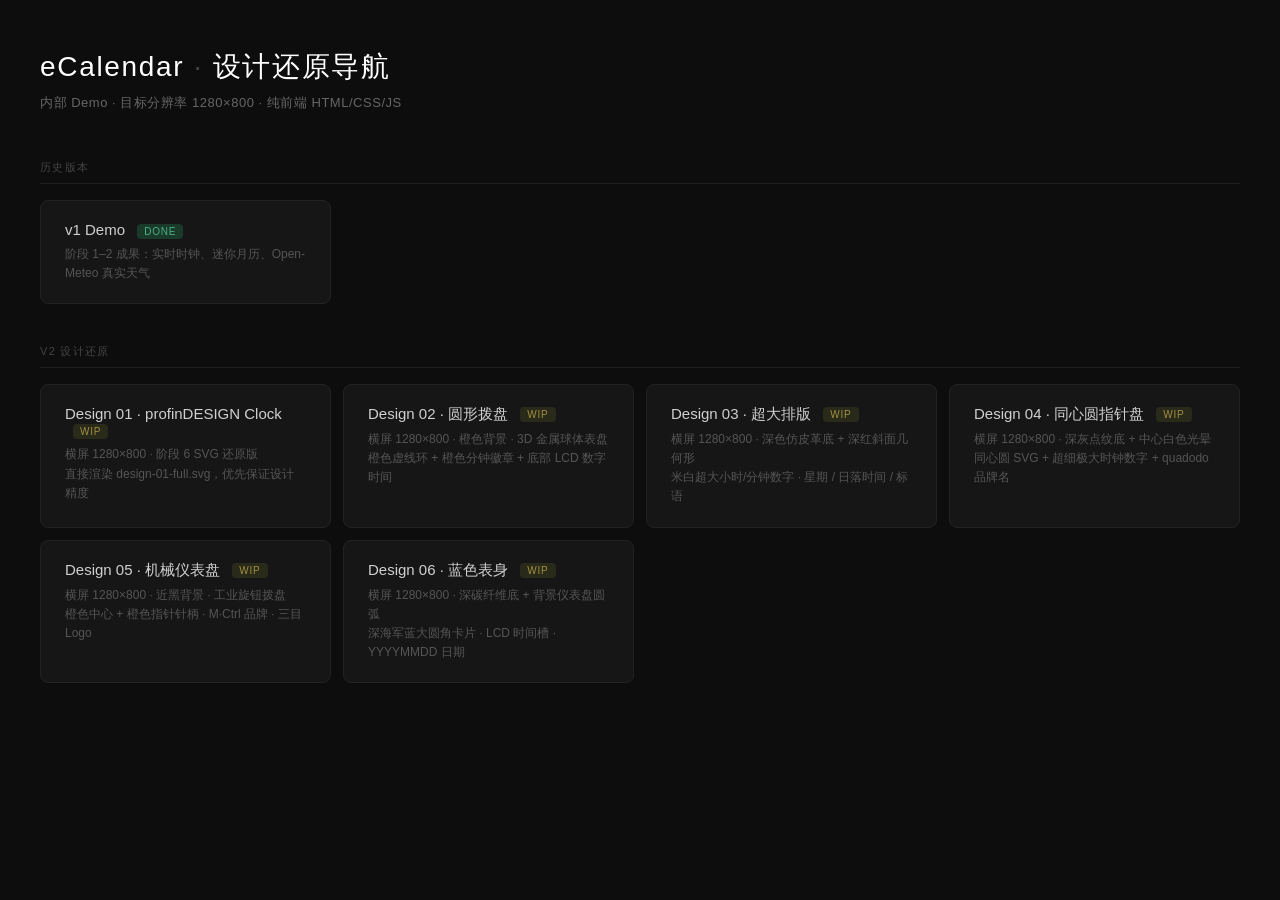
<file: index.html>
<!DOCTYPE html>
<html lang="zh-CN">
<head>
  <meta charset="UTF-8" />
  <meta name="viewport" content="width=device-width, initial-scale=1.0" />
  <title>eCalendar · 设计还原导航</title>
  <style>
    * {
      margin: 0;
      padding: 0;
      box-sizing: border-box;
    }

    body {
      background: #0d0d0d;
      color: #e0e0e0;
      font-family: -apple-system, BlinkMacSystemFont, "Segoe UI", sans-serif;
      min-height: 100vh;
      padding: 48px 40px;
    }

    header {
      margin-bottom: 48px;
    }

    header h1 {
      font-size: 28px;
      font-weight: 300;
      letter-spacing: 0.06em;
      color: #ffffff;
    }

    header p {
      margin-top: 8px;
      font-size: 13px;
      color: #666;
      letter-spacing: 0.04em;
    }

    section {
      margin-bottom: 40px;
    }

    section h2 {
      font-size: 11px;
      font-weight: 500;
      letter-spacing: 0.12em;
      text-transform: uppercase;
      color: #444;
      margin-bottom: 16px;
      padding-bottom: 8px;
      border-bottom: 1px solid #1e1e1e;
    }

    .card-grid {
      display: grid;
      grid-template-columns: repeat(auto-fill, minmax(260px, 1fr));
      gap: 12px;
    }

    .card {
      display: block;
      background: #161616;
      border: 1px solid #222;
      border-radius: 8px;
      padding: 20px 24px;
      text-decoration: none;
      color: inherit;
      transition: border-color 0.2s, background 0.2s;
    }

    .card:hover {
      background: #1a1a1a;
      border-color: #3a3a3a;
    }

    .card-title {
      font-size: 15px;
      font-weight: 400;
      color: #d0d0d0;
      margin-bottom: 6px;
    }

    .card-desc {
      font-size: 12px;
      color: #555;
      line-height: 1.6;
    }

    .badge {
      display: inline-block;
      font-size: 10px;
      letter-spacing: 0.08em;
      padding: 2px 7px;
      border-radius: 4px;
      margin-left: 8px;
      vertical-align: middle;
    }

    .badge-done   { background: #1a3a2a; color: #4caf84; }
    .badge-wip    { background: #2a2a1a; color: #a09040; }
    .badge-todo   { background: #1e1e1e; color: #555; }
  </style>
</head>
<body>

  <header>
    <h1>eCalendar <span style="color:#444">·</span> 设计还原导航</h1>
    <p>内部 Demo · 目标分辨率 1280×800 · 纯前端 HTML/CSS/JS</p>
  </header>

  <!-- ── 阶段 1–2 历史版本 ── -->
  <section>
    <h2>历史版本</h2>
    <div class="card-grid">
      <a class="card" href="v1-demo/index.html">
        <div class="card-title">v1 Demo <span class="badge badge-done">DONE</span></div>
        <div class="card-desc">阶段 1–2 成果：实时时钟、迷你月历、Open-Meteo 真实天气</div>
      </a>
    </div>
  </section>

  <!-- ── v2 设计还原 ── -->
  <section>
    <h2>V2 设计还原</h2>
    <div class="card-grid">

      <a class="card" href="v2-restore/design-01.html">
        <div class="card-title">Design 01 · profinDESIGN Clock <span class="badge badge-wip">WIP</span></div>
        <div class="card-desc">
          横屏 1280×800 · 阶段 6 SVG 还原版<br>
          直接渲染 design-01-full.svg，优先保证设计精度
        </div>
      </a>

      <a class="card" href="v2-restore/design-02.html">
        <div class="card-title">Design 02 · 圆形拨盘 <span class="badge badge-wip">WIP</span></div>
        <div class="card-desc">
          横屏 1280×800 · 橙色背景 · 3D 金属球体表盘<br>
          橙色虚线环 + 橙色分钟徽章 + 底部 LCD 数字时间
        </div>
      </a>

      <a class="card" href="v2-restore/design-03.html">
        <div class="card-title">Design 03 · 超大排版 <span class="badge badge-wip">WIP</span></div>
        <div class="card-desc">
          横屏 1280×800 · 深色仿皮革底 + 深红斜面几何形<br>
          米白超大小时/分钟数字 · 星期 / 日落时间 / 标语
        </div>
      </a>

      <a class="card" href="v2-restore/design-04.html">
        <div class="card-title">Design 04 · 同心圆指针盘 <span class="badge badge-wip">WIP</span></div>
        <div class="card-desc">
          横屏 1280×800 · 深灰点纹底 + 中心白色光晕<br>
          同心圆 SVG + 超细极大时钟数字 + quadodo 品牌名
        </div>
      </a>

      <a class="card" href="v2-restore/design-05.html">
        <div class="card-title">Design 05 · 机械仪表盘 <span class="badge badge-wip">WIP</span></div>
        <div class="card-desc">
          横屏 1280×800 · 近黑背景 · 工业旋钮拨盘<br>
          橙色中心 + 橙色指针针柄 · M·Ctrl 品牌 · 三目 Logo
        </div>
      </a>

      <a class="card" href="v2-restore/design-06.html">
        <div class="card-title">Design 06 · 蓝色表身 <span class="badge badge-wip">WIP</span></div>
        <div class="card-desc">
          横屏 1280×800 · 深碳纤维底 + 背景仪表盘圆弧<br>
          深海军蓝大圆角卡片 · LCD 时间槽 · YYYYMMDD 日期
        </div>
      </a>

    </div>
  </section>

</body>
</html>
</file>
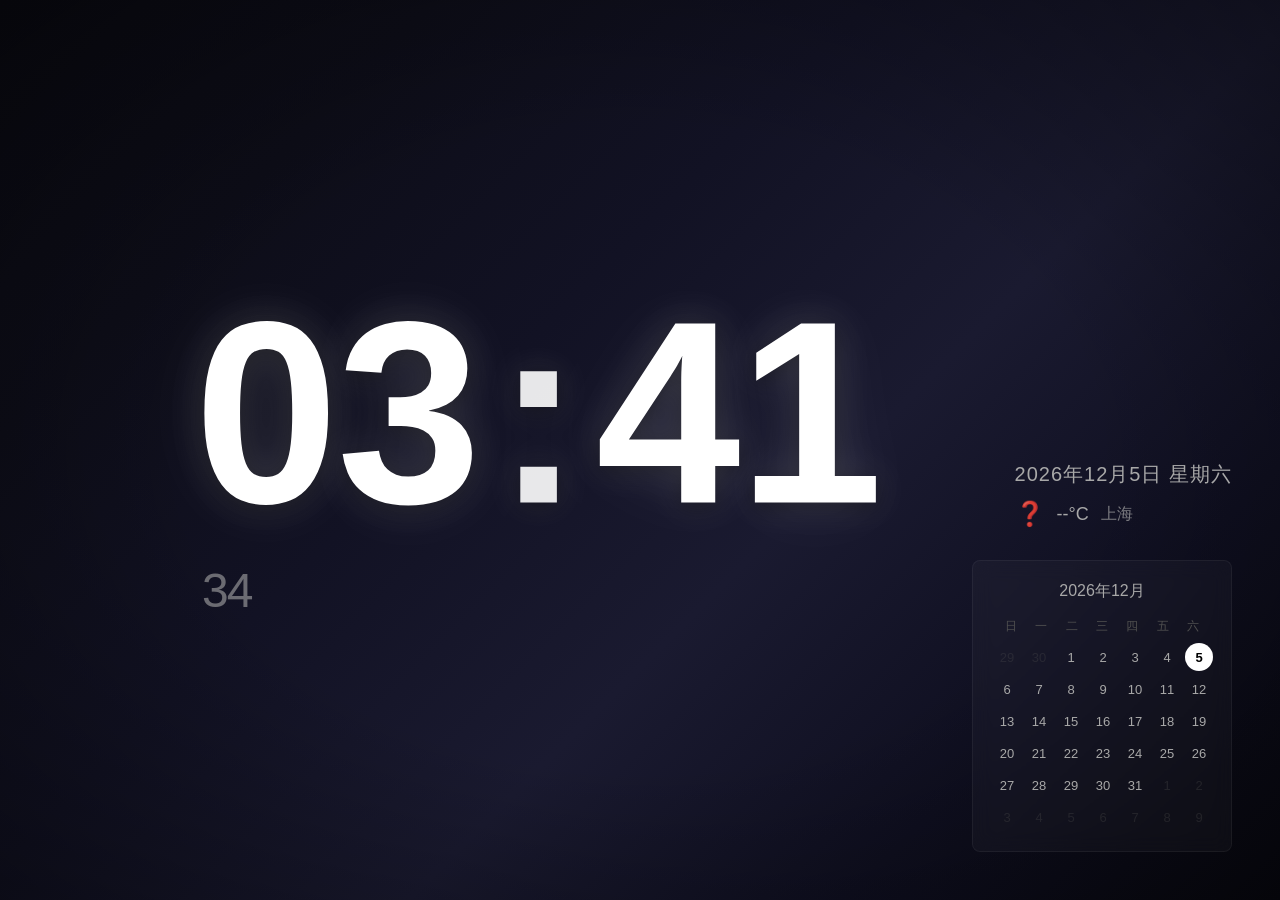
<file: v1-demo/index.html>
<!DOCTYPE html>
<html lang="zh-CN">
<head>
    <meta charset="UTF-8">
    <meta name="viewport" content="width=device-width, initial-scale=1.0">
    <title>电子日历</title>
    <link rel="stylesheet" href="style.css">
</head>
<body>
    <!-- 背景层 -->
    <div class="background"></div>

    <!-- 时间显示 - 中央/中偏左超大显示 -->
    <div class="time-display">
        <div class="time-main">
            <span id="hours">00</span>
            <span class="colon">:</span>
            <span id="minutes">00</span>
        </div>
        <div class="time-seconds" id="seconds">00</div>
    </div>

    <!-- 右下角：日期、天气、日历 -->
    <div class="corner-info">
        <div class="date-weather">
            <div class="date-text" id="date">2026年3月26日 星期四</div>
            <div class="weather-row">
                <span class="weather-icon">☀️</span>
                <span class="temperature">22°C</span>
                <span class="location">上海</span>
            </div>
        </div>

        <div class="mini-calendar">
            <div class="calendar-header">
                <span id="month-year">2026年3月</span>
            </div>
            <div class="weekdays">
                <span>日</span><span>一</span><span>二</span><span>三</span><span>四</span><span>五</span><span>六</span>
            </div>
            <div class="days-grid"></div>
        </div>
    </div>

    <script src="script.js"></script>
</body>
</html>
</file>
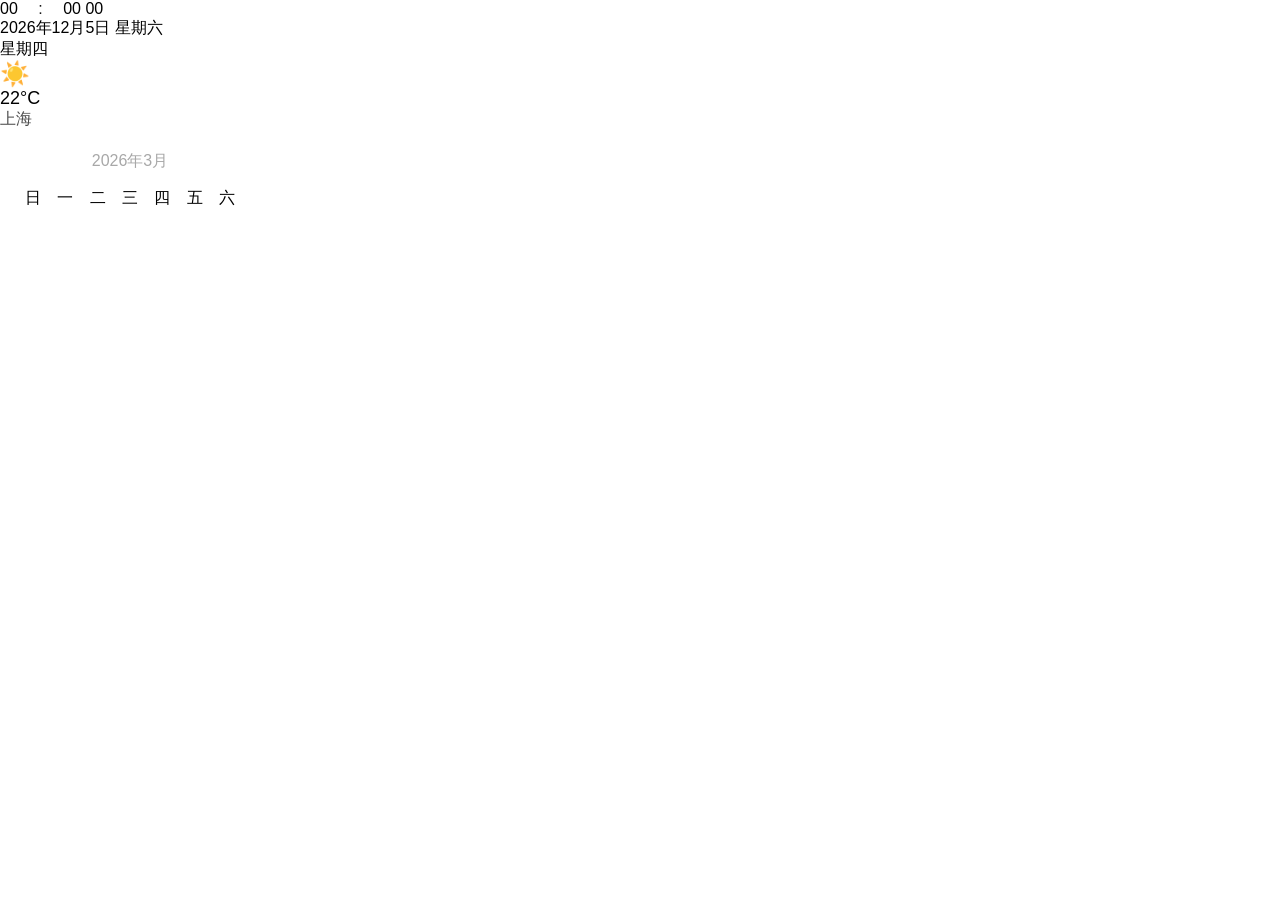
<file: index-v1.html>
<!DOCTYPE html>
<html lang="zh-CN">
<head>
    <meta charset="UTF-8">
    <meta name="viewport" content="width=device-width, initial-scale=1.0">
    <title>电子日历</title>
    <link rel="stylesheet" href="style.css">
</head>
<body>
    <div class="calendar-container">
        <!-- 左侧：时间显示区域 -->
        <div class="time-section">
            <div class="current-time">
                <span id="hours">00</span>
                <span class="colon">:</span>
                <span id="minutes">00</span>
                <span class="seconds" id="seconds">00</span>
            </div>
            <div class="current-date">
                <div class="date" id="date">2026年3月26日</div>
                <div class="weekday" id="weekday">星期四</div>
            </div>
        </div>

        <!-- 右侧：信息区域 -->
        <div class="info-section">
            <!-- 天气信息 -->
            <div class="weather-info">
                <div class="weather-icon">☀️</div>
                <div class="weather-details">
                    <div class="temperature">22°C</div>
                    <div class="location">上海</div>
                </div>
            </div>

            <!-- 迷你月历 -->
            <div class="mini-calendar">
                <div class="calendar-header">
                    <div class="month-year">2026年3月</div>
                </div>
                <div class="calendar-grid">
                    <!-- 星期标题 -->
                    <div class="weekdays">
                        <div class="weekday-title">日</div>
                        <div class="weekday-title">一</div>
                        <div class="weekday-title">二</div>
                        <div class="weekday-title">三</div>
                        <div class="weekday-title">四</div>
                        <div class="weekday-title">五</div>
                        <div class="weekday-title">六</div>
                    </div>
                    <!-- 日期格子 - 由JS动态生成 -->
                    <div class="days-grid"></div>
                </div>
            </div>
        </div>
    </div>

    <script src="script.js"></script>
</body>
</html>
</file>
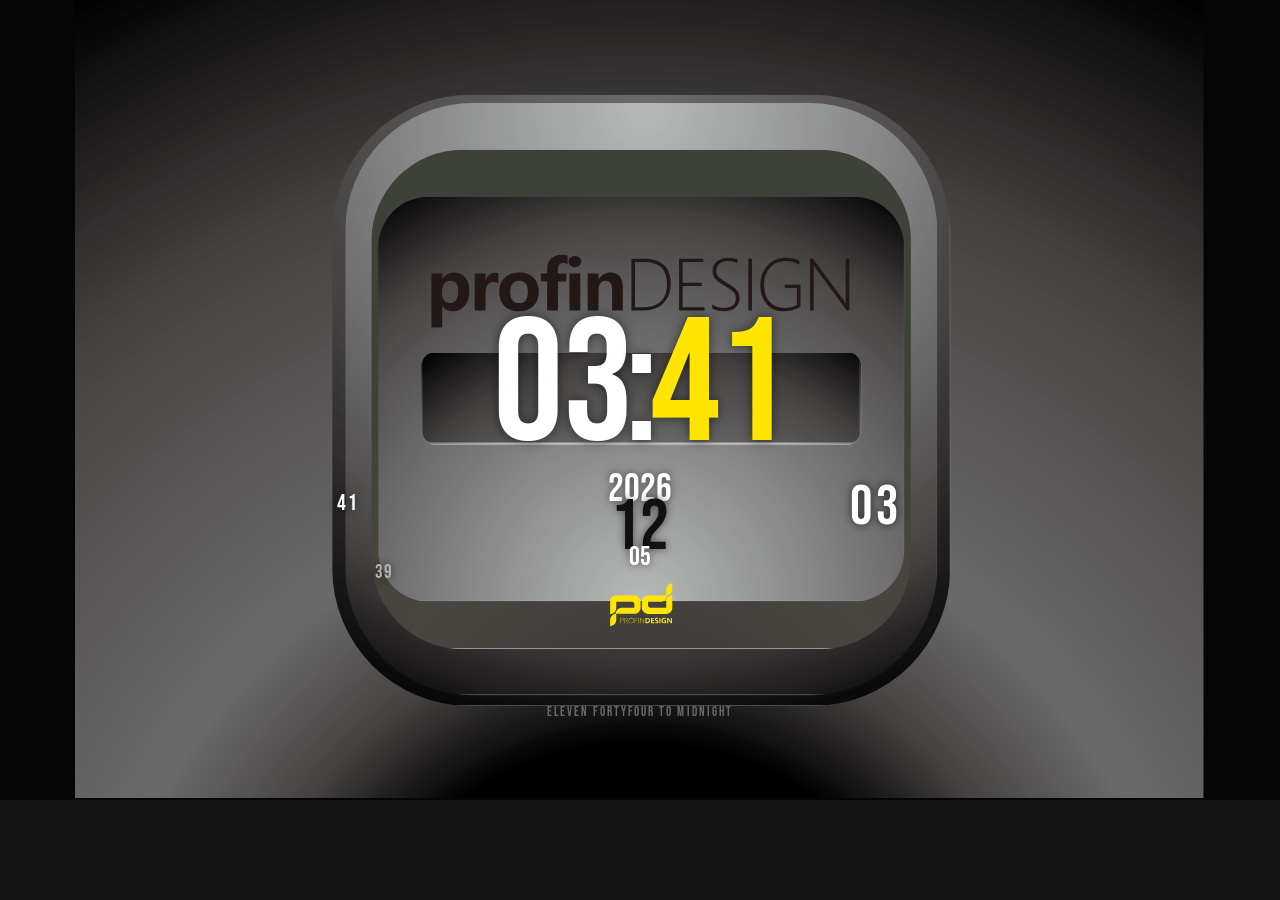
<file: v2-restore/design-01.html>
<!DOCTYPE html>
<html lang="zh-CN">
<head>
  <meta charset="UTF-8" />
  <meta name="viewport" content="width=1280" />
  <title>Design 01 · SVG 还原</title>
  <link rel="stylesheet" href="styles/common.css" />
  <link rel="stylesheet" href="styles/design-01-svg.css" />
  <link rel="preconnect" href="https://fonts.googleapis.com" />
  <link rel="preconnect" href="https://fonts.gstatic.com" crossorigin />
  <link
    href="https://fonts.googleapis.com/css2?family=Bebas+Neue&display=swap"
    rel="stylesheet"
  />
</head>
<body>
  <main class="svg-stage">
    <section class="svg-frame">
      <img
        class="svg-clock"
        src="assets/design-01-full.svg"
        alt="Design 01 全量 SVG 设计稿还原"
        draggable="false"
      />

      <div class="live-marker live-marker-top" id="marker-hour">12</div>
      <div class="live-marker live-marker-right" id="marker-minute">00</div>
      <div class="live-marker live-marker-bottom" id="marker-second">00</div>

      <div class="live-time" aria-label="实时时间">
        <span class="live-hour" id="live-hour">12</span>
        <span class="live-colon" aria-hidden="true">:</span>
        <span class="live-minute" id="live-minute">00</span>
      </div>

      <div class="live-date" aria-label="实时日期">
        <div class="live-year" id="live-year">2026</div>
        <div class="live-month" id="live-month">04</div>
        <div class="live-day" id="live-day">05</div>
      </div>

      <div class="live-words" id="live-words">ELEVEN FORTYFOUR TO MIDNIGHT</div>
    </section>
  </main>

  <script src="scripts/common.js"></script>
  <script>
    function setMarkerPosition(id, turn, radiusPx) {
      var angle = turn * 360;
      var el = document.getElementById(id);
      el.style.transform =
        'translate(-50%, -50%) ' +
        'rotate(' + angle + 'deg) ' +
        'translateY(-' + radiusPx + 'px) ' +
        'rotate(' + (-angle) + 'deg)';
    }

    function updateDesign01Svg() {
      var t = getTime();
      var h12 = t.hours % 12 || 12;
      var hTurn = (h12 % 12 + t.minutes / 60 + t.seconds / 3600) / 12;
      var mTurn = (t.minutes + t.seconds / 60) / 60;
      var sTurn = t.seconds / 60;

      document.getElementById('live-hour').textContent = padZero(h12);
      document.getElementById('live-minute').textContent = padZero(t.minutes);

      document.getElementById('live-year').textContent = t.now.getFullYear();
      document.getElementById('live-month').textContent = padZero(t.now.getMonth() + 1);
      document.getElementById('live-day').textContent = padZero(t.now.getDate());

      document.getElementById('marker-hour').textContent = padZero(h12);
      document.getElementById('marker-minute').textContent = padZero(t.minutes);
      document.getElementById('marker-second').textContent = padZero(t.seconds);

      // 12 点在顶部（0turn），顺时针沿外圈移动。
      setMarkerPosition('marker-hour', hTurn, 282);
      setMarkerPosition('marker-minute', mTurn, 282);
      setMarkerPosition('marker-second', sTurn, 282);

    }

    updateDesign01Svg();
    setInterval(updateDesign01Svg, 1000);
  </script>
</body>
</html>
</file>
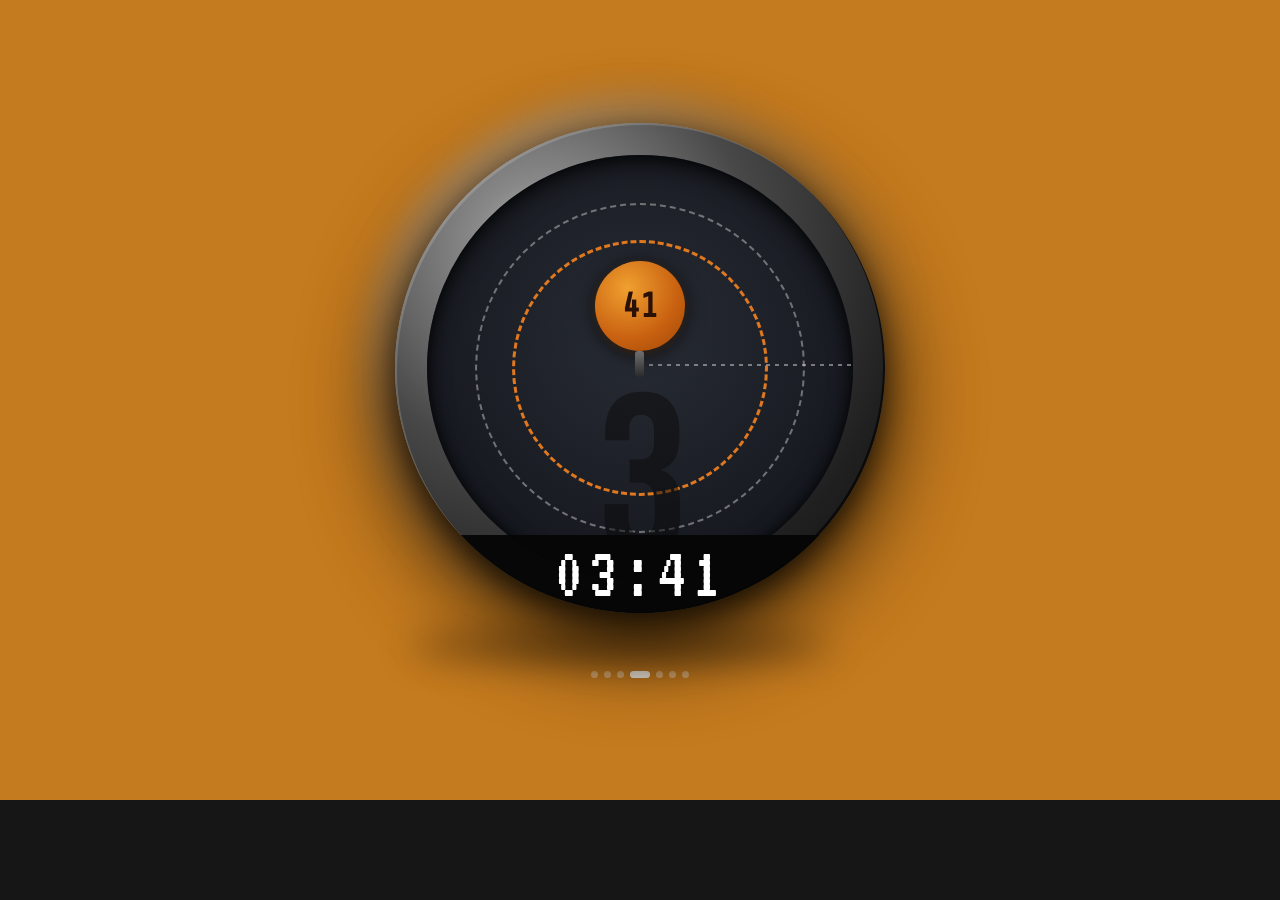
<file: v2-restore/design-02.html>
<!DOCTYPE html>
<html lang="en">
<head>
  <meta charset="UTF-8" />
  <meta name="viewport" content="width=1280" />
  <title>Design 02 · 圆形拨盘时钟</title>

  <link rel="stylesheet" href="styles/common.css" />

  <!--
    字体说明：
    · Bebas Neue  → 大号小时阴影文字
    · VT323       → LCD 数字时间（像素/数码风格）[待确认字体]
    · Share Tech Mono → 橙色圆内分钟数字
  -->
  <link rel="preconnect" href="https://fonts.googleapis.com" />
  <link rel="preconnect" href="https://fonts.gstatic.com" crossorigin />
  <link href="https://fonts.googleapis.com/css2?family=Bebas+Neue&family=VT323&family=Share+Tech+Mono&display=swap" rel="stylesheet" />

  <style>
    /* ── 背景 ──────────────────────────────────── */
    /* [取色估值] 扁平暖橙色，无渐变 */
    body {
      background: #C47A1E;
    }

    .clock-stage {
      position: relative;
      width: 1280px;
      height: 800px;
      display: flex;
      flex-direction: column;
      align-items: center;
      justify-content: center;
    }

    /* ── 整体组件容器 ───────────────────────────── */
    .widget {
      position: relative;
      width: 560px;
      height: 530px;
      display: flex;
      flex-direction: column;
      align-items: center;
    }

    /* ── 背景光晕（球后方的银灰色发光圆） ── */
    /* [取色估值] 从截图取色：浅灰 #c8c8c8，边缘向橙色背景透明过渡 */
    .ball-halo {
      position: absolute;
      width: 560px;
      height: 560px;
      border-radius: 50%;
      top: -30px;
      left: 0;
      background: radial-gradient(circle at 38% 33%,
        rgba(210,210,210,0.88) 0%,
        rgba(180,180,180,0.60) 18%,
        rgba(130,130,130,0.25) 45%,
        transparent 68%
      );
      filter: blur(14px);
      pointer-events: none;
    }

    /* ── 主球体（深色金属质感圆） ── */
    /* [取色估值] 左上受光约 #c0c0c0，中心暗 #404040，右下最暗 #121212 */
    .ball {
      position: absolute;
      width: 490px;
      height: 490px;
      border-radius: 50%;
      top: 0;
      left: 35px;
      background: radial-gradient(circle at 30% 26%,
        #c0c0c0 0%,
        #888888 14%,
        #484848 42%,
        #202020 74%,
        #0e0e0e 100%
      );
      box-shadow:
        0 30px 90px rgba(0,0,0,0.88),
        0 10px 28px rgba(0,0,0,0.55),
        inset 2px 2px 0 rgba(255,255,255,0.16),
        inset -2px -2px 0 rgba(0,0,0,0.65);
      overflow: hidden;
    }

    /* ── 球内深色内面（凹陷感） ── */
    /* [取色估值] 深蓝灰 #282c34 → #0e1018 */
    .ball-face {
      position: absolute;
      width: 426px;
      height: 426px;
      border-radius: 50%;
      top: 32px;
      left: 32px;
      background: radial-gradient(circle at 50% 42%,
        #282c34 0%,
        #1a1d24 55%,
        #0e1018 100%
      );
      box-shadow:
        inset 0 6px 22px rgba(0,0,0,0.85),
        inset 0 -2px 8px rgba(0,0,0,0.45);
      overflow: hidden;
    }

    /* ── 灰色外虚线环 ── */
    /* [取色估值] 浅灰 #aaaaaa，全圆虚线 */
    .gray-ring {
      position: absolute;
      width: 330px;
      height: 330px;
      border-radius: 50%;
      border: 2px dashed rgba(160,160,160,0.65);
      top: 48px;
      left: 48px;
      pointer-events: none;
    }

    /* ── 橙色内虚线环（进度弧，约 270°） ── */
    /* [取色估值] 橙 #E07820，用 SVG 描边弧代替 CSS，近似 270° */
    .orange-ring {
      position: absolute;
      width: 256px;
      height: 256px;
      border-radius: 50%;
      border: 3px dashed #E07820;
      top: 85px;
      left: 85px;
      pointer-events: none;
      /* 仅渐变遮罩可裁 arc，此处近似全圆虚线 */
    }

    /* ── 水平灰色点线（向右延伸至球边缘） ── */
    .h-dots {
      position: absolute;
      height: 2px;
      /* 从橙色环右边缘到球面右侧 */
      left: 222px;  /* 橙环右端：85+256 = 341，相对 face → 341-32=309; face内 right of ring */
      right: 2px;
      top: 209px;   /* face 中心 213px，水平线在橙环 3/4 高度位置 */
      background: repeating-linear-gradient(
        to right,
        rgba(200,200,200,0.55) 0,
        rgba(200,200,200,0.55) 4px,
        transparent 4px,
        transparent 9px
      );
      pointer-events: none;
    }

    /* ── 大号小时阴影文字（极低对比度，球下半部） ── */
    /* [待确认字体] 使用 Bebas Neue 近似，原稿为宽体重字 */
    .hour-shadow {
      position: absolute;
      font-family: 'Bebas Neue', sans-serif;
      font-size: 230px;
      color: rgba(12,12,12,0.52);
      bottom: -20px;
      left: 50%;
      transform: translateX(-50%);
      line-height: 1;
      letter-spacing: -0.03em;
      pointer-events: none;
      white-space: nowrap;
    }

    /* ── 橙色圆形徽章（小时/分钟指示器） ── */
    /* [取色估值] 中心高光 #f0a030，边缘 #a04808 */
    .orange-badge {
      position: absolute;
      width: 90px;
      height: 90px;
      border-radius: 50%;
      top: 106px;
      left: 168px;  /* center: 426/2 - 45 = 168 */
      background: radial-gradient(circle at 36% 30%,
        #f0a030 0%,
        #c86010 60%,
        #a04808 100%
      );
      box-shadow:
        0 4px 20px rgba(0,0,0,0.72),
        0 2px 6px rgba(190,90,0,0.35);
      display: flex;
      align-items: center;
      justify-content: center;
      z-index: 3;
    }

    .badge-text {
      font-family: 'Share Tech Mono', monospace;
      font-size: 34px;
      font-weight: bold;
      color: #2a1005;
      line-height: 1;
    }

    /* ── 徽章下方连接引脚（小矩形） ── */
    /* [取色估值] 深灰渐变 */
    .badge-pin {
      position: absolute;
      width: 9px;
      height: 26px;
      border-radius: 3px;
      top: 196px;
      left: 208px;  /* center of badge: 168+45-9/2 = 208 */
      background: linear-gradient(to bottom, #707070, #2a2a2a);
      z-index: 3;
    }

    /* ── LCD 时间面板（球底部，嵌入显示） ── */
    /* [取色估值] 接近纯黑 */
    .lcd-panel {
      position: absolute;
      bottom: 0;
      left: 0;
      right: 0;
      height: 78px;
      background: rgba(6,6,6,0.96);
      display: flex;
      align-items: center;
      justify-content: center;
      z-index: 2;
    }

    .lcd-time {
      font-family: 'VT323', monospace;  /* [待确认字体] */
      font-size: 74px;
      color: #ffffff;
      letter-spacing: 0.06em;
      line-height: 1;
    }

    /* ── 球下方投影（椭圆阴影） ── */
    .ball-shadow {
      position: absolute;
      width: 420px;
      height: 30px;
      bottom: -8px;
      left: 50px;
      border-radius: 50%;
      background: rgba(0,0,0,0.45);
      filter: blur(18px);
    }

    /* ── 分页指示点 ── */
    .page-dots {
      display: flex;
      gap: 6px;
      margin-top: 18px;
    }

    .page-dots span {
      display: block;
      width: 7px;
      height: 7px;
      border-radius: 50%;
      background: rgba(255,255,255,0.35);
    }

    .page-dots span.active {
      background: rgba(255,255,255,0.85);
      width: 20px;
      border-radius: 4px;
    }
  </style>
</head>

<body>
  <div class="clock-stage">

    <div class="widget">
      <!-- 背景光晕 -->
      <div class="ball-halo"></div>

      <!-- 主球体 -->
      <div class="ball">
        <!-- 球内深色内面 -->
        <div class="ball-face">
          <!-- 灰色外虚线环 -->
          <div class="gray-ring"></div>
          <!-- 橙色内虚线环 -->
          <div class="orange-ring"></div>
          <!-- 水平灰色点线 -->
          <div class="h-dots"></div>
          <!-- 大号小时阴影（低对比度背景文字） -->
          <div class="hour-shadow" id="d02-hour-bg">11</div>
          <!-- 橙色圆形徽章（分钟指示） -->
          <div class="orange-badge">
            <span class="badge-text" id="d02-minute">42</span>
          </div>
          <!-- 徽章下方引脚 -->
          <div class="badge-pin"></div>
        </div><!-- /.ball-face -->

        <!-- LCD 时间面板（覆盖球底部） -->
        <div class="lcd-panel">
          <span class="lcd-time" id="d02-time">23:42</span>
        </div>
      </div><!-- /.ball -->

      <!-- 球下方投影 -->
      <div class="ball-shadow"></div>
    </div><!-- /.widget -->

    <!-- 分页指示点（装饰性） -->
    <div class="page-dots">
      <span></span><span></span><span></span>
      <span class="active"></span>
      <span></span><span></span><span></span>
    </div>

  </div><!-- /.clock-stage -->

  <script src="scripts/common.js"></script>
  <script>
    /**
     * design-02 更新逻辑
     * · 橙色徽章 → 当前分钟数
     * · 球背景大字 → 当前小时（12h 制）
     * · LCD 面板 → HH:MM（24h 制）[待确认] 是否 24h 制
     */
    function update() {
      var t = getTime();
      var h  = t.hours;
      var m  = t.minutes;

      var h12 = h % 12 || 12;

      document.getElementById('d02-hour-bg').textContent = h12;
      document.getElementById('d02-minute').textContent  = padZero(m);
      document.getElementById('d02-time').textContent    = padZero(h) + ':' + padZero(m);
    }

    update();
    setInterval(update, 1000);
  </script>
</body>
</html>
</file>
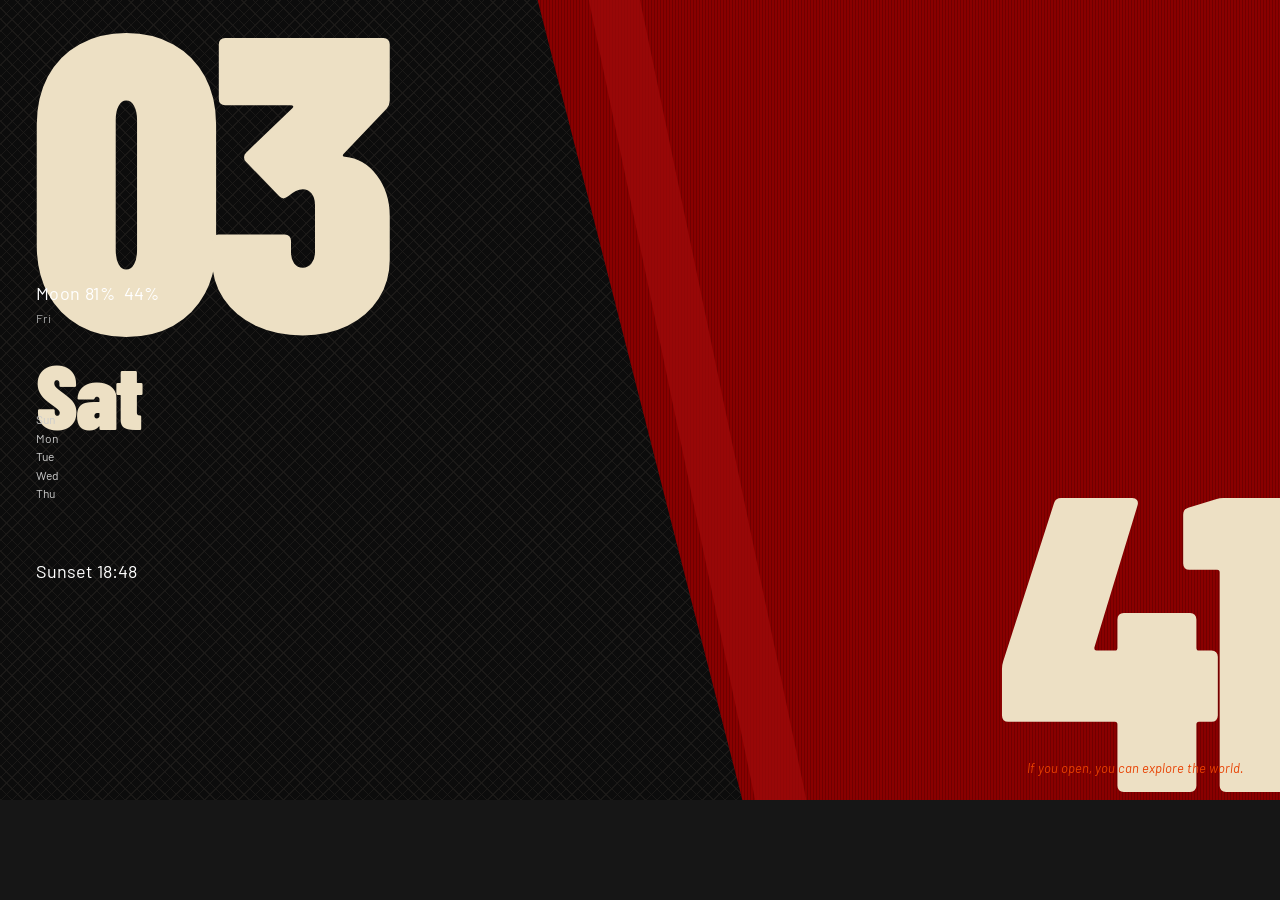
<file: v2-restore/design-03.html>
<!DOCTYPE html>
<html lang="en">
<head>
  <meta charset="UTF-8" />
  <meta name="viewport" content="width=1280" />
  <title>Design 03 · 超大排版时钟</title>

  <link rel="stylesheet" href="styles/common.css" />

  <!--
    字体说明：
    · Barlow Condensed ExtraBold → 超大小时/分钟数字 [待确认字体]
      原稿字体为超粗衬线或重体无衬线，可能是 Playfair Display Black 或
      自定义字体，此处以 Barlow Condensed 900 近似。
    · Inter / system-ui → 辅助信息文字
  -->
  <link rel="preconnect" href="https://fonts.googleapis.com" />
  <link rel="preconnect" href="https://fonts.gstatic.com" crossorigin />
  <link href="https://fonts.googleapis.com/css2?family=Barlow+Condensed:wght@900&family=Barlow:wght@400;700&display=swap" rel="stylesheet" />

  <style>
    /* ── 背景：深色仿皮革纹理 ── */
    /* [取色估值] 近黑底 #0d0d0d + 压花菱形纹理（CSS 模拟） */
    /* [待替换为真实背景图] */
    body {
      background-color: #0c0c0c;
      background-image:
        /* 细菱形纹理模拟皮革压花 */
        repeating-linear-gradient(
          45deg,
          rgba(30,28,26,0.8) 0px,
          rgba(30,28,26,0.8) 1px,
          transparent 1px,
          transparent 8px
        ),
        repeating-linear-gradient(
          -45deg,
          rgba(30,28,26,0.8) 0px,
          rgba(30,28,26,0.8) 1px,
          transparent 1px,
          transparent 8px
        );
    }

    .clock-stage {
      position: relative;
      width: 1280px;
      height: 800px;
      overflow: hidden;
    }

    /* ── 右侧红色大斜面几何形 ── */
    /*
      [取色估值] 深红 #8B0000 + 细竖线纹理叠加
      clip-path 切出对角形状：从屏幕右侧延伸至左侧约 40% 处
    */
    .red-shape {
      position: absolute;
      top: 0;
      left: 0;
      width: 100%;
      height: 100%;
      /* 斜切：左边从 38% 顶部切到 55% 底部 */
      clip-path: polygon(42% 0%, 100% 0%, 100% 100%, 58% 100%);
      background-color: #8a0000;
      /* 细竖线纹理叠加 [取色估值] */
      background-image: repeating-linear-gradient(
        to right,
        rgba(0,0,0,0.18) 0px,
        rgba(0,0,0,0.18) 1px,
        transparent 1px,
        transparent 3px
      );
    }

    /* 红色第二层薄片（亮一点，营造层次感） */
    .red-shape-2 {
      position: absolute;
      top: 0;
      left: 0;
      width: 100%;
      height: 100%;
      clip-path: polygon(46% 0%, 50% 0%, 63% 100%, 59% 100%);
      background: rgba(160,10,10,0.7);
    }

    /* ── 超大小时数字（左上区域） ── */
    /*
      [取色估值] 米白/奶油色 #F0E8D0
      [待确认字体] Barlow Condensed 900 作为近似
    */
    .hour-display {
      position: absolute;
      top: -20px;
      left: 30px;
      font-family: 'Barlow Condensed', sans-serif;
      font-weight: 900;
      font-size: 420px;
      color: #EDE0C4;  /* [取色估值] */
      line-height: 0.88;
      letter-spacing: -0.04em;
      pointer-events: none;
      /* 右侧被红色形状部分遮挡 → z-index 在红色形状之后 */
      z-index: 0;
    }

    /* ── 信息块（月相、湿度、星期） ── */
    .info-block {
      position: absolute;
      top: 280px;
      left: 36px;
      z-index: 2;
    }

    .info-moon {
      font-family: 'Barlow', sans-serif;
      font-size: 18px;
      font-weight: 400;
      color: #ffffff;
      letter-spacing: 0.02em;
      line-height: 1.5;
    }

    /* 星期标签（极小字 "Sun"） */
    .info-day-label {
      font-family: 'Barlow', sans-serif;
      font-size: 12px;
      font-weight: 400;
      color: #aaaaaa;
      letter-spacing: 0.04em;
      margin-top: 4px;
    }

    /* ── 星期几 + 大号分钟数字并排 ── */
    .date-row {
      position: absolute;
      top: 350px;
      left: 36px;
      display: flex;
      align-items: baseline;
      gap: 0;
      z-index: 2;
    }

    /* 小号星期几缩写列（纵向叠放） */
    .weekday-col {
      display: flex;
      flex-direction: column;
      align-items: flex-end;
      margin-right: 8px;
      padding-top: 48px;
    }

    .weekday-col span {
      font-family: 'Barlow', sans-serif;
      font-size: 12px;
      color: #cccccc;
      line-height: 1.4;
    }

    /* 当前星期 */
    .weekday-current {
      font-family: 'Barlow Condensed', sans-serif;
      font-weight: 900;
      font-size: 80px;
      color: #EDE0C4;  /* [取色估值] */
      line-height: 0.9;
      letter-spacing: -0.02em;
    }

    /* ── 大号分钟数字 ── */
    /*
      [取色估值] 同小时颜色 #EDE0C4
      位置在右侧，叠在红色形状之上
    */
    .minute-display {
      position: absolute;
      bottom: -10px;
      right: -10px;
      font-family: 'Barlow Condensed', sans-serif;
      font-weight: 900;
      font-size: 420px;
      color: #EDE0C4;  /* [取色估值] */
      line-height: 0.88;
      letter-spacing: -0.04em;
      z-index: 3;
    }

    /* ── 日落时间 ── */
    .sunset-text {
      position: absolute;
      top: 560px;
      left: 36px;
      font-family: 'Barlow', sans-serif;
      font-size: 18px;
      font-weight: 400;
      color: #ffffff;
      z-index: 2;
    }

    /* ── 底部标语 ── */
    /*
      [取色估值] 橙红色 #e84000，右下角位置
    */
    .tagline {
      position: absolute;
      bottom: 24px;
      right: 36px;
      font-family: 'Barlow', sans-serif;
      font-size: 13px;
      font-style: italic;
      color: #e84000;  /* [取色估值] */
      z-index: 4;
    }

    /* ── 星期几行（Sun 前缀 + Mon 大字的容器） ── */
    .weekday-wrap {
      position: absolute;
      top: 355px;
      left: 36px;
      z-index: 2;
    }

    .wd-label {
      font-family: 'Barlow', sans-serif;
      font-size: 11px;
      color: #888888;
      letter-spacing: 0.06em;
      margin-bottom: 0;
    }

    .wd-main {
      font-family: 'Barlow Condensed', sans-serif;
      font-weight: 900;
      font-size: 90px;
      color: #EDE0C4;
      line-height: 0.88;
      letter-spacing: -0.02em;
    }

    /* 小号日期列（星期缩写） */
    .wd-list {
      position: absolute;
      top: 410px;
      left: 36px;
      font-family: 'Barlow', sans-serif;
      font-size: 12px;
      color: #cccccc;
      line-height: 1.55;
      z-index: 2;
    }
  </style>
</head>

<body>
  <div class="clock-stage">

    <!-- 红色斜面几何形（背景层） -->
    <div class="red-shape"></div>
    <div class="red-shape-2"></div>

    <!-- 超大小时数字（左侧主视觉） -->
    <!-- 注：z-index 低于红色形状，部分被遮挡，形成层次感 -->
    <div class="hour-display" id="d03-hour">22</div>

    <!-- 信息块：月相 + 湿度 -->
    <div class="info-block">
      <div class="info-moon" id="d03-moon">Moon 81% &nbsp;44%</div>
      <div class="info-day-label" id="d03-day-label">Sun</div>
    </div>

    <!-- 星期几标题 -->
    <div class="weekday-wrap">
      <div class="wd-label"></div>
      <div class="wd-main" id="d03-weekday">Mon</div>
    </div>

    <!-- 星期缩写列 -->
    <div class="wd-list" id="d03-wd-list">
      Tue<br>Wed<br>Thu<br>Fri<br>Sat
    </div>

    <!-- 日落时间（静态装饰文字，实际无法从前端获取） -->
    <div class="sunset-text">Sunset 18:48</div><!-- [待确认] 是否接入真实日落数据 -->

    <!-- 超大分钟数字（右侧，叠在红色上） -->
    <div class="minute-display" id="d03-minute">24</div>

    <!-- 底部标语 [取色估值] 橙红色 -->
    <div class="tagline">If you open, you can explore the world.</div>

  </div><!-- /.clock-stage -->

  <script src="scripts/common.js"></script>
  <script>
    /**
     * design-03 更新逻辑
     * · 大号小时数字 → 24h 小时（与原稿一致）
     * · 大号分钟数字 → 分钟
     * · 星期几 → 当前英文星期缩写
     * · 月相百分比为静态展示 [待确认] 是否接入实际数据
     */
    var DAY_ABBR  = ['Sun','Mon','Tue','Wed','Thu','Fri','Sat'];
    var DAY_FULL  = ['Sunday','Monday','Tuesday','Wednesday','Thursday','Friday','Saturday'];
    /* 后续 4 天缩写（不含今天，从明天开始） */
    function nextDays(todayIdx) {
      var arr = [];
      for (var i = 1; i <= 5; i++) arr.push(DAY_ABBR[(todayIdx + i) % 7]);
      return arr.join('<br>');
    }

    function update() {
      var t   = getTime();
      var h   = t.hours;
      var m   = t.minutes;
      var dow = t.now.getDay();

      document.getElementById('d03-hour').textContent    = padZero(h);
      document.getElementById('d03-minute').textContent  = padZero(m);
      document.getElementById('d03-weekday').textContent = DAY_ABBR[dow];
      document.getElementById('d03-day-label').textContent = DAY_ABBR[(dow + 6) % 7]; /* 昨天 */
      document.getElementById('d03-wd-list').innerHTML   = nextDays(dow);
    }

    update();
    setInterval(update, 60000); /* 每分钟刷新即可 */
  </script>
</body>
</html>
</file>
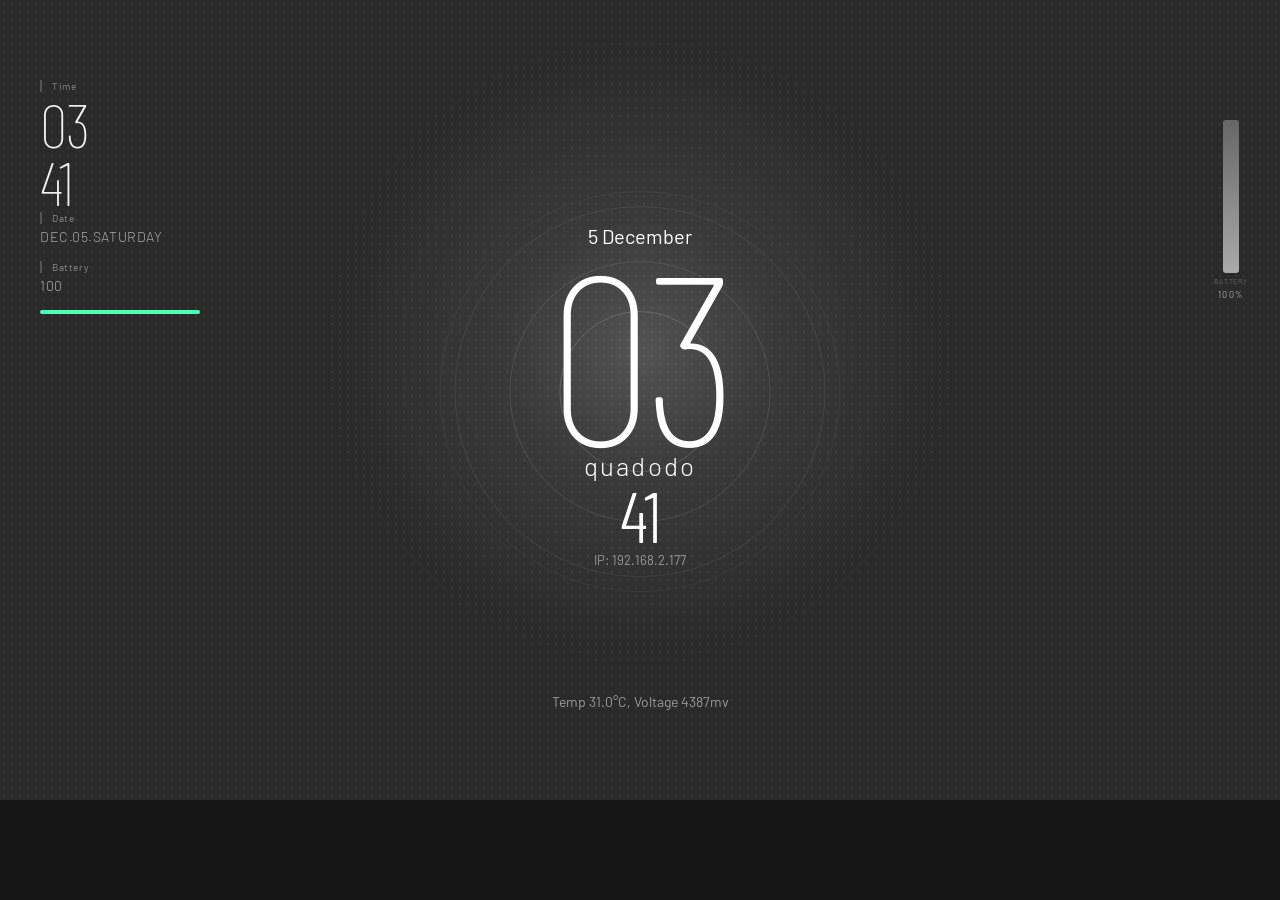
<file: v2-restore/design-04.html>
<!DOCTYPE html>
<html lang="en">
<head>
  <meta charset="UTF-8" />
  <meta name="viewport" content="width=1280" />
  <title>Design 04 · 同心圆 Quadodo</title>

  <link rel="stylesheet" href="styles/common.css" />

  <!--
    字体说明：
    · Barlow Condensed 900 → 超大小时数字 [待确认字体]
    · Barlow 300           → 分钟等较细数字
    · Inter/system-ui      → 辅助信息文字
    原稿字体特征：小时大字极细（Ultralight/Thin），分钟略粗，品牌名"quadodo"为小写细体
  -->
  <link rel="preconnect" href="https://fonts.googleapis.com" />
  <link rel="preconnect" href="https://fonts.gstatic.com" crossorigin />
  <link href="https://fonts.googleapis.com/css2?family=Barlow+Condensed:wght@100;300;900&family=Barlow:wght@300;400&display=swap" rel="stylesheet" />

  <style>
    /* ── 背景：深灰 + 细点纹理 + 中心白色光晕 ── */
    /* [取色估值] 点纹：#3a3a3a on #2d2d2d */
    body {
      background-color: #2a2a2a;
      background-image: radial-gradient(circle, rgba(255,255,255,0.06) 1px, transparent 1px);
      background-size: 8px 8px;
    }

    .clock-stage {
      position: relative;
      width: 1280px;
      height: 800px;
      overflow: hidden;
    }

    /* ── 中心白色光晕（大面积柔光） ── */
    /* [取色估值] 中心约 #888 → 向外透明 */
    .center-glow {
      position: absolute;
      width: 620px;
      height: 620px;
      border-radius: 50%;
      top: 50%;
      left: 50%;
      transform: translate(-50%, -58%);
      background: radial-gradient(circle,
        rgba(180,180,180,0.30) 0%,
        rgba(130,130,130,0.18) 30%,
        rgba(80,80,80,0.06) 65%,
        transparent 80%
      );
      pointer-events: none;
    }

    /* ── 左侧信息面板 ── */
    .left-panel {
      position: absolute;
      top: 80px;
      left: 40px;
      width: 160px;
      z-index: 2;
    }

    .panel-label {
      font-family: 'Barlow', sans-serif;
      font-size: 10px;
      font-weight: 400;
      color: #888888;
      letter-spacing: 0.06em;
      margin-bottom: 4px;
      /* 竖线前缀 */
      padding-left: 10px;
      border-left: 2px solid #555555;
    }

    .panel-value-lg {
      font-family: 'Barlow Condensed', sans-serif;
      font-weight: 100;
      font-size: 62px;
      color: #f0f0f0;
      line-height: 0.9;
      letter-spacing: -0.02em;
      margin-bottom: 2px;
    }

    .panel-value-sm {
      font-family: 'Barlow', sans-serif;
      font-weight: 300;
      font-size: 14px;
      color: #aaaaaa;
      letter-spacing: 0.04em;
      margin-bottom: 16px;
    }

    /* 电池进度条 */
    .battery-bar-wrap {
      width: 100%;
      height: 4px;
      background: #3a3a3a;
      border-radius: 2px;
      margin-top: 6px;
    }

    .battery-bar-fill {
      height: 100%;
      width: 100%;  /* 100% 电量，由 JS 动态设置 */
      background: #4cffb3;  /* [取色估值] 薄荷绿 */
      border-radius: 2px;
    }

    /* ── 右侧竖向电量柱 ── */
    .right-panel {
      position: absolute;
      top: 120px;
      right: 40px;
      width: 18px;
      height: 180px;
      display: flex;
      flex-direction: column;
      align-items: center;
      gap: 4px;
      z-index: 2;
    }

    .battery-vert-wrap {
      flex: 1;
      width: 16px;
      background: #3a3a3a;
      border-radius: 3px;
      position: relative;
      overflow: hidden;
    }

    .battery-vert-fill {
      position: absolute;
      bottom: 0;
      left: 0;
      right: 0;
      height: 100%;  /* 满电 */
      background: linear-gradient(to top, #aaaaaa, #666666);
    }

    .right-label {
      font-family: 'Barlow', sans-serif;
      font-size: 7px;
      color: #666666;
      letter-spacing: 0.12em;
      text-transform: uppercase;
      white-space: nowrap;
    }

    /* ── 中央同心圆区域 ── */
    .clock-center {
      position: absolute;
      top: 50%;
      left: 50%;
      transform: translate(-50%, -52%);
      width: 420px;
      height: 420px;
    }

    /* 同心圆（4 个渐细白色环，用 SVG 实现） */
    .rings-svg {
      position: absolute;
      top: 0; left: 0;
      width: 100%;
      height: 100%;
      pointer-events: none;
    }

    /* ── 日期文字（圆内上方） ── */
    .date-text {
      position: absolute;
      top: 42px;
      left: 50%;
      transform: translateX(-50%);
      font-family: 'Barlow', sans-serif;
      font-weight: 400;
      font-size: 20px;
      color: #ffffff;
      white-space: nowrap;
      text-align: center;
    }

    /* ── 超大小时数字（圆心） ── */
    /* [取色估值] 纯白，极细字重 */
    .hour-main {
      position: absolute;
      top: 60px;
      left: 50%;
      transform: translateX(-50%);
      font-family: 'Barlow Condensed', sans-serif;
      font-weight: 100;
      font-size: 240px;
      color: #ffffff;
      line-height: 0.9;
      letter-spacing: -0.03em;
      white-space: nowrap;
    }

    /* ── 品牌名 "quadodo" ── */
    /* [待确认] 是否为 "quadodo" 或其他品牌；字体应为小写细体 */
    .brand-name {
      position: absolute;
      top: 268px;
      left: 50%;
      transform: translateX(-50%);
      font-family: 'Barlow', sans-serif;
      font-weight: 300;
      font-size: 26px;
      color: #ffffff;
      letter-spacing: 0.08em;
      white-space: nowrap;
    }

    /* ── 分钟数字（品牌名下方，较小） ── */
    .minute-main {
      position: absolute;
      top: 298px;
      left: 50%;
      transform: translateX(-50%);
      font-family: 'Barlow Condensed', sans-serif;
      font-weight: 300;
      font-size: 70px;
      color: #ffffff;
      line-height: 1;
      letter-spacing: -0.02em;
    }

    /* ── IP 地址（圆内下方） ── */
    .ip-text {
      position: absolute;
      top: 370px;
      left: 50%;
      transform: translateX(-50%);
      font-family: 'Barlow', sans-serif;
      font-size: 13px;
      color: #999999;
      white-space: nowrap;
    }

    /* ── 温度/电压信息（圆外下方） ── */
    .temp-text {
      position: absolute;
      bottom: 90px;
      left: 50%;
      transform: translateX(-50%);
      font-family: 'Barlow', sans-serif;
      font-size: 14px;
      color: #999999;
      white-space: nowrap;
      text-align: center;
    }
  </style>
</head>

<body>
  <div class="clock-stage">

    <!-- 中心白色光晕 -->
    <div class="center-glow"></div>

    <!-- 左侧信息面板：时间 / 日期 / 电量 -->
    <div class="left-panel">
      <div class="panel-label">Time</div>
      <div class="panel-value-lg" id="d04-lh">07</div>
      <div class="panel-value-lg" id="d04-lm">30</div>

      <div class="panel-label">Date</div>
      <div class="panel-value-sm" id="d04-date">SEP.10.SATURDAY</div>

      <div class="panel-label">Battery</div>
      <div class="panel-value-sm">100</div>
      <div class="battery-bar-wrap">
        <div class="battery-bar-fill"></div>
      </div>
    </div>

    <!-- 右侧竖向电量柱 -->
    <div class="right-panel">
      <div class="battery-vert-wrap">
        <div class="battery-vert-fill"></div>
      </div>
      <div class="right-label">BATTERY</div>
      <div class="right-label" style="color:#aaa;font-size:9px;">100%</div>
    </div>

    <!-- 中央同心圆时钟 -->
    <div class="clock-center">

      <!-- 同心圆 SVG -->
      <svg class="rings-svg" viewBox="0 0 420 420" fill="none" xmlns="http://www.w3.org/2000/svg">
        <!--
          四个同心圆，从内到外，线条越来越细、越来越透明
          [取色估值] 白色线条，透明度 10%–18%
        -->
        <circle cx="210" cy="210" r="80"  stroke="rgba(255,255,255,0.16)" stroke-width="1"/>
        <circle cx="210" cy="210" r="130" stroke="rgba(255,255,255,0.13)" stroke-width="0.8"/>
        <circle cx="210" cy="210" r="185" stroke="rgba(255,255,255,0.10)" stroke-width="0.7"/>
        <circle cx="210" cy="210" r="200" stroke="rgba(255,255,255,0.08)" stroke-width="0.6"/>
      </svg>

      <!-- 日期文字 -->
      <div class="date-text" id="d04-date-top">10 September</div>

      <!-- 超大小时 -->
      <div class="hour-main" id="d04-hour">07</div>

      <!-- 品牌名 [待确认] -->
      <div class="brand-name">quadodo</div>

      <!-- 分钟 -->
      <div class="minute-main" id="d04-minute">30</div>

      <!-- IP 地址（静态，实际环境无法获取） [待确认] -->
      <div class="ip-text">IP: 192.168.2.177</div>

    </div><!-- /.clock-center -->

    <!-- 温度/电压（静态装饰） [待确认] 是否接入真实传感器数据 -->
    <div class="temp-text">Temp 31.0°C, Voltage 4387mv</div>

  </div><!-- /.clock-stage -->

  <script src="scripts/common.js"></script>
  <script>
    /**
     * design-04 更新逻辑
     * · 中央大字小时和分钟 → 实时
     * · 左侧面板小时/分钟 → 同上
     * · 日期 → 实时
     * [待确认] IP / Temp / Voltage 是否需要真实数据
     */
    var MONTH_NAMES = [
      'January','February','March','April','May','June',
      'July','August','September','October','November','December'
    ];
    var DAY_NAMES = ['SUNDAY','MONDAY','TUESDAY','WEDNESDAY','THURSDAY','FRIDAY','SATURDAY'];

    function update() {
      var t   = getTime();
      var h   = t.hours;
      var m   = t.minutes;
      var now = t.now;

      var day   = now.getDate();
      var month = MONTH_NAMES[now.getMonth()];
      var dow   = DAY_NAMES[now.getDay()];
      var dateStr = now.toLocaleDateString('en-US', { month:'short' }).toUpperCase() + '.'
                  + padZero(day) + '.' + dow;

      document.getElementById('d04-hour').textContent    = padZero(h);
      document.getElementById('d04-minute').textContent  = padZero(m);
      document.getElementById('d04-lh').textContent      = padZero(h);
      document.getElementById('d04-lm').textContent      = padZero(m);
      document.getElementById('d04-date-top').textContent = day + ' ' + month;
      document.getElementById('d04-date').textContent    = dateStr;
    }

    update();
    setInterval(update, 1000);
  </script>
</body>
</html>
</file>
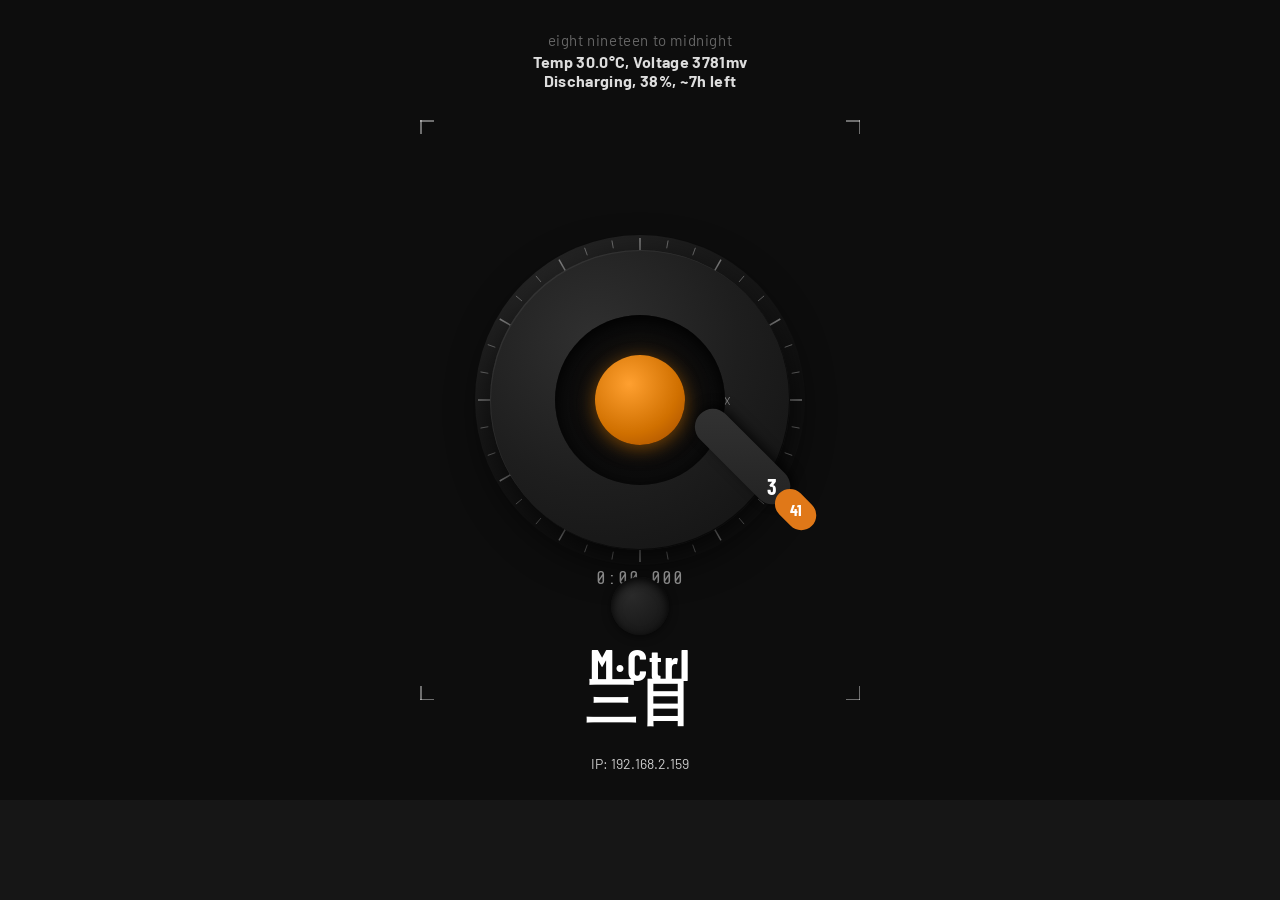
<file: v2-restore/design-05.html>
<!DOCTYPE html>
<html lang="en">
<head>
  <meta charset="UTF-8" />
  <meta name="viewport" content="width=1280" />
  <title>Design 05 · 机械仪表盘</title>

  <link rel="stylesheet" href="styles/common.css" />

  <!--
    字体说明：
    · Barlow Condensed 700 → 仪表盘数字、M·Ctrl 品牌名 [待确认字体]
    · Share Tech Mono      → 计时器、技术数字
    · Barlow 400           → 辅助信息文字
  -->
  <link rel="preconnect" href="https://fonts.googleapis.com" />
  <link rel="preconnect" href="https://fonts.gstatic.com" crossorigin />
  <link href="https://fonts.googleapis.com/css2?family=Barlow+Condensed:wght@700;900&family=Barlow:wght@400;700&family=Share+Tech+Mono&display=swap" rel="stylesheet" />

  <style>
    /* ── 背景：近纯黑 ── */
    /* [取色估值] #0d0d0d */
    body {
      background: #0d0d0d;
    }

    .clock-stage {
      position: relative;
      width: 1280px;
      height: 800px;
      display: flex;
      align-items: center;
      justify-content: center;
      overflow: hidden;
    }

    /* ── 顶部信息文字块 ── */
    .top-info {
      position: absolute;
      top: 28px;
      left: 50%;
      transform: translateX(-50%);
      text-align: center;
      z-index: 3;
    }

    .top-info-prose {
      font-family: 'Barlow', sans-serif;
      font-size: 15px;
      color: #666666;
      letter-spacing: 0.04em;
      line-height: 1.6;
    }

    .top-info-data {
      font-family: 'Barlow', sans-serif;
      font-size: 16px;
      font-weight: 700;
      color: #dddddd;
      letter-spacing: 0.02em;
    }

    /* ── 四角装饰刻度线 ── */
    /*
      每个角有 2 条短白色对角线，模拟视频取景框的角落标记
      [取色估值] 白色 40% 透明
    */
    .corner-mark {
      position: absolute;
      width: 14px;
      height: 14px;
      z-index: 4;
    }

    .corner-mark::before,
    .corner-mark::after {
      content: '';
      position: absolute;
      background: rgba(255,255,255,0.40);
    }

    /* 各角位置 */
    .cm-tl { top: 120px; left: 420px; }
    .cm-tr { top: 120px; right: 420px; }
    .cm-bl { bottom: 100px; left: 420px; }
    .cm-br { bottom: 100px; right: 420px; }

    /* 横线 */
    .corner-mark::before { width: 14px; height: 1.5px; top: 0; left: 0; }
    /* 竖线 */
    .corner-mark::after  { width: 1.5px; height: 14px; top: 0; left: 0; }

    /* 右下角和右上角需要翻转 */
    .cm-tr::before, .cm-tr::after { left: auto; right: 0; }
    .cm-bl::before { top: auto; bottom: 0; }
    .cm-bl::after  { top: auto; bottom: 0; }
    .cm-br::before { top: auto; bottom: 0; left: auto; right: 0; }
    .cm-br::after  { top: auto; bottom: 0; left: auto; right: 0; }

    /* ── 主仪表盘外圈刻度（使用 SVG） ── */
    .knob-wrap {
      position: relative;
      width: 340px;
      height: 340px;
    }

    .knob-svg {
      position: absolute;
      top: 0; left: 0;
      width: 100%;
      height: 100%;
    }

    /* ── 旋钮主体（嵌套圆层） ── */
    /* 第一层：外金属锯齿环（背景底色 + 纹理用 SVG 表示） */
    .knob-outer {
      position: absolute;
      width: 300px;
      height: 300px;
      border-radius: 50%;
      top: 20px; left: 20px;
      /* [取色估值] 深灰渐变金属感，左上稍亮 */
      background: radial-gradient(circle at 35% 30%,
        #303030 0%,
        #1e1e1e 50%,
        #111111 100%
      );
      box-shadow:
        0 10px 40px rgba(0,0,0,0.88),
        inset 1px 1px 0 rgba(255,255,255,0.06),
        inset -1px -1px 0 rgba(0,0,0,0.6);
    }

    /* 第二层：内黑圆（旋钮中心凹陷） */
    .knob-inner {
      position: absolute;
      width: 170px;
      height: 170px;
      border-radius: 50%;
      top: 85px; left: 85px;
      background: radial-gradient(circle, #111111 0%, #080808 100%);
      box-shadow: inset 0 5px 18px rgba(0,0,0,0.95);
      z-index: 1;
    }

    /* ── 橙色中心圆（指针基点） ── */
    /* [取色估值] #f5a623 → #e08010 */
    .orange-blob {
      position: absolute;
      width: 90px;
      height: 90px;
      border-radius: 50%;
      top: 125px; left: 125px;
      background: radial-gradient(circle at 38% 32%,
        #ffa030 0%,
        #d07000 60%,
        #a04800 100%
      );
      box-shadow:
        0 4px 16px rgba(180,100,0,0.5),
        0 0 30px rgba(220,130,0,0.15);
      z-index: 2;
    }

    /* ── 指针/针柄（从橙色圆向左下延伸） ── */
    .pointer {
      position: absolute;
      width: 120px;
      height: 36px;
      border-radius: 18px;
      background: linear-gradient(135deg, #222222, #333333);
      /* 旋转 -135° 使其指向左下方向 */
      transform: rotate(-135deg) translateX(-20px);
      transform-origin: right center;
      top: 152px;   /* center of knob: 170 - 18 */
      left: 96px;   /* slightly left of center */
      z-index: 3;
      display: flex;
      align-items: center;
      justify-content: flex-start;
      padding-left: 14px;
      box-shadow: 0 4px 12px rgba(0,0,0,0.7);
    }

    /* 指针上的小时数字 */
    .pointer-hour {
      font-family: 'Barlow Condensed', sans-serif;
      font-weight: 700;
      font-size: 22px;
      color: #ffffff;
      transform: rotate(135deg);  /* 抵消指针旋转 */
      line-height: 1;
      white-space: nowrap;
    }

    /* 指针末端的橙色圆（分钟） */
    .pointer-end {
      position: absolute;
      width: 46px;
      height: 30px;
      border-radius: 15px;
      background: #e07818;
      display: flex;
      align-items: center;
      justify-content: center;
      left: -38px;
      top: 3px;
    }

    .pointer-minute {
      font-family: 'Barlow Condensed', sans-serif;
      font-weight: 700;
      font-size: 16px;
      color: #ffffff;
      transform: rotate(135deg);
      line-height: 1;
    }

    /* ── 刻度标签（顶 C、右 MAX） ── */
    .knob-label {
      position: absolute;
      font-family: 'Barlow', sans-serif;
      font-size: 11px;
      color: #888888;
      letter-spacing: 0.04em;
    }

    .label-c   { top: 96px;  left: 50%; transform: translateX(-50%); }
    .label-max { top: 50%;   right: 80px; transform: translateY(-50%); }

    /* ── M·Ctrl 品牌文字 ── */
    /* [待确认] 品牌名是否确定为 "M·Ctrl" */
    .brand-mctrl {
      position: absolute;
      bottom: 110px;
      left: 50%;
      transform: translateX(-50%);
      font-family: 'Barlow Condensed', sans-serif;
      font-weight: 700;
      font-size: 44px;
      color: #ffffff;
      letter-spacing: 0.04em;
      white-space: nowrap;
      z-index: 3;
    }

    /* ── 计时器数字显示 ── */
    .timer-display {
      position: absolute;
      bottom: 200px;
      left: 50%;
      transform: translateX(-50%);
      font-family: 'Share Tech Mono', monospace;
      font-size: 18px;
      color: #888888;
      letter-spacing: 0.06em;
      text-align: center;
      white-space: nowrap;
      z-index: 3;
    }

    .timer-loops {
      font-family: 'Barlow', sans-serif;
      font-size: 10px;
      color: #555555;
      letter-spacing: 0.12em;
      text-align: center;
      font-style: italic;
    }

    /* ── 底部中文 Logo 三目 ── */
    /* [取色估值] 白色，粗体几何字 */
    .logo-sanmu {
      position: absolute;
      bottom: 62px;
      left: 50%;
      transform: translateX(-50%);
      font-family: 'Barlow Condensed', sans-serif;
      font-weight: 900;
      font-size: 52px;
      color: #ffffff;
      letter-spacing: 0.06em;
      white-space: nowrap;
      /* [待确认] 原稿使用"三目"汉字 Logo，字体未知，此处以 CSS 样式近似 */
    }

    .logo-ip {
      position: absolute;
      bottom: 28px;
      left: 50%;
      transform: translateX(-50%);
      font-family: 'Barlow', sans-serif;
      font-size: 14px;
      color: #cccccc;
      white-space: nowrap;
    }

    /* ── 小副表盘（品牌名下方） ── */
    .sub-knob {
      position: absolute;
      bottom: 165px;
      left: 50%;
      transform: translateX(-50%);
      width: 58px;
      height: 58px;
      border-radius: 50%;
      background: radial-gradient(circle at 36% 32%, #2a2a2a, #111111);
      box-shadow: inset 0 3px 10px rgba(0,0,0,0.9), 0 2px 8px rgba(0,0,0,0.5);
      z-index: 3;
    }
  </style>
</head>

<body>
  <div class="clock-stage">

    <!-- 顶部信息文字 -->
    <div class="top-info">
      <div class="top-info-prose" id="d05-prose">fourh twentytwom to midnight</div>
      <div class="top-info-data">Temp 30.0°C, Voltage 3781mv</div><!-- [待确认] 传感器数据 -->
      <div class="top-info-data">Discharging, 38%, ~7h left</div><!-- [待确认] 电池状态 -->
    </div>

    <!-- 四角装饰刻度线 -->
    <div class="corner-mark cm-tl"></div>
    <div class="corner-mark cm-tr"></div>
    <div class="corner-mark cm-bl"></div>
    <div class="corner-mark cm-br"></div>

    <!-- 主仪表盘 -->
    <div class="knob-wrap">

      <!-- 外圈锯齿/刻度线（SVG） -->
      <!--
        用 repeating-conic-gradient 模拟齿状外环刻度
        [待确认] 原稿锯齿密度与尺寸
      -->
      <svg class="knob-svg" viewBox="0 0 340 340" fill="none" xmlns="http://www.w3.org/2000/svg">
        <!-- 外圈金属底 -->
        <circle cx="170" cy="170" r="165" fill="url(#metalRing)" />
        <!-- 刻度线（每 10° 一条，共 36 条） -->
        <g stroke="rgba(255,255,255,0.45)" stroke-width="1.2">
          <!-- 通过 JS 生成更多刻度线；这里静态写几条示意 -->
        </g>
        <defs>
          <radialGradient id="metalRing" cx="35%" cy="30%" r="65%">
            <stop offset="0%"   stop-color="#404040"/>
            <stop offset="40%"  stop-color="#252525"/>
            <stop offset="100%" stop-color="#111111"/>
          </radialGradient>
        </defs>
      </svg>

      <!-- 旋钮外层金属圆 -->
      <div class="knob-outer"></div>

      <!-- 旋钮内黑圆 -->
      <div class="knob-inner"></div>

      <!-- 橙色中心圆 -->
      <div class="orange-blob"></div>

      <!-- 指针（含小时文字 + 末端分钟圆） -->
      <div class="pointer">
        <span class="pointer-hour" id="d05-hour">19</span>
        <div class="pointer-end">
          <span class="pointer-minute" id="d05-minute">38</span>
        </div>
      </div>

      <!-- 顶部 C 标签 -->
      <div class="knob-label label-c">C</div>
      <!-- 右侧 MAX 标签 -->
      <div class="knob-label label-max">MAX</div>

    </div><!-- /.knob-wrap -->

    <!-- 计时器显示 -->
    <div class="timer-display">
      0:00.000
      <div class="timer-loops">loops</div>
    </div>

    <!-- 副表盘 -->
    <div class="sub-knob"></div>

    <!-- M·Ctrl 品牌 -->
    <div class="brand-mctrl">M·Ctrl</div>

    <!-- 底部 Logo + IP -->
    <!-- [待确认] "三目" 为原稿底部中文字 Logo，字体/样式需设计师确认 -->
    <div class="logo-sanmu">三目</div>
    <div class="logo-ip">IP: 192.168.2.159</div>

  </div><!-- /.clock-stage -->

  <script src="scripts/common.js"></script>
  <script>
    /**
     * design-05 更新逻辑
     * · 指针上的小时/分钟 → 实时（12h 制）
     * · 顶部散文时间 → timeToWords 函数生成
     */

    /* 生成刻度线（每 10° 一条，共 36 条） */
    (function drawTicks() {
      var svg = document.querySelector('.knob-svg');
      var cx = 170, cy = 170, r = 162;
      for (var i = 0; i < 36; i++) {
        var angle = (i * 10 - 90) * Math.PI / 180;
        var x1 = cx + r * Math.cos(angle);
        var y1 = cy + r * Math.sin(angle);
        var len = (i % 3 === 0) ? 14 : 8;
        var x2 = cx + (r - len) * Math.cos(angle);
        var y2 = cy + (r - len) * Math.sin(angle);
        var line = document.createElementNS('http://www.w3.org/2000/svg', 'line');
        line.setAttribute('x1', x1.toFixed(1));
        line.setAttribute('y1', y1.toFixed(1));
        line.setAttribute('x2', x2.toFixed(1));
        line.setAttribute('y2', y2.toFixed(1));
        line.setAttribute('stroke', 'rgba(255,255,255,0.48)');
        line.setAttribute('stroke-width', i % 3 === 0 ? '1.5' : '0.8');
        svg.appendChild(line);
      }
    })();

    function update() {
      var t  = getTime();
      var h  = t.hours;
      var m  = t.minutes;
      var h12 = h % 12 || 12;

      document.getElementById('d05-hour').textContent   = h12;
      document.getElementById('d05-minute').textContent = padZero(m);
      document.getElementById('d05-prose').textContent  = timeToWords(h, m).toLowerCase();
    }

    update();
    setInterval(update, 1000);
  </script>
</body>
</html>
</file>
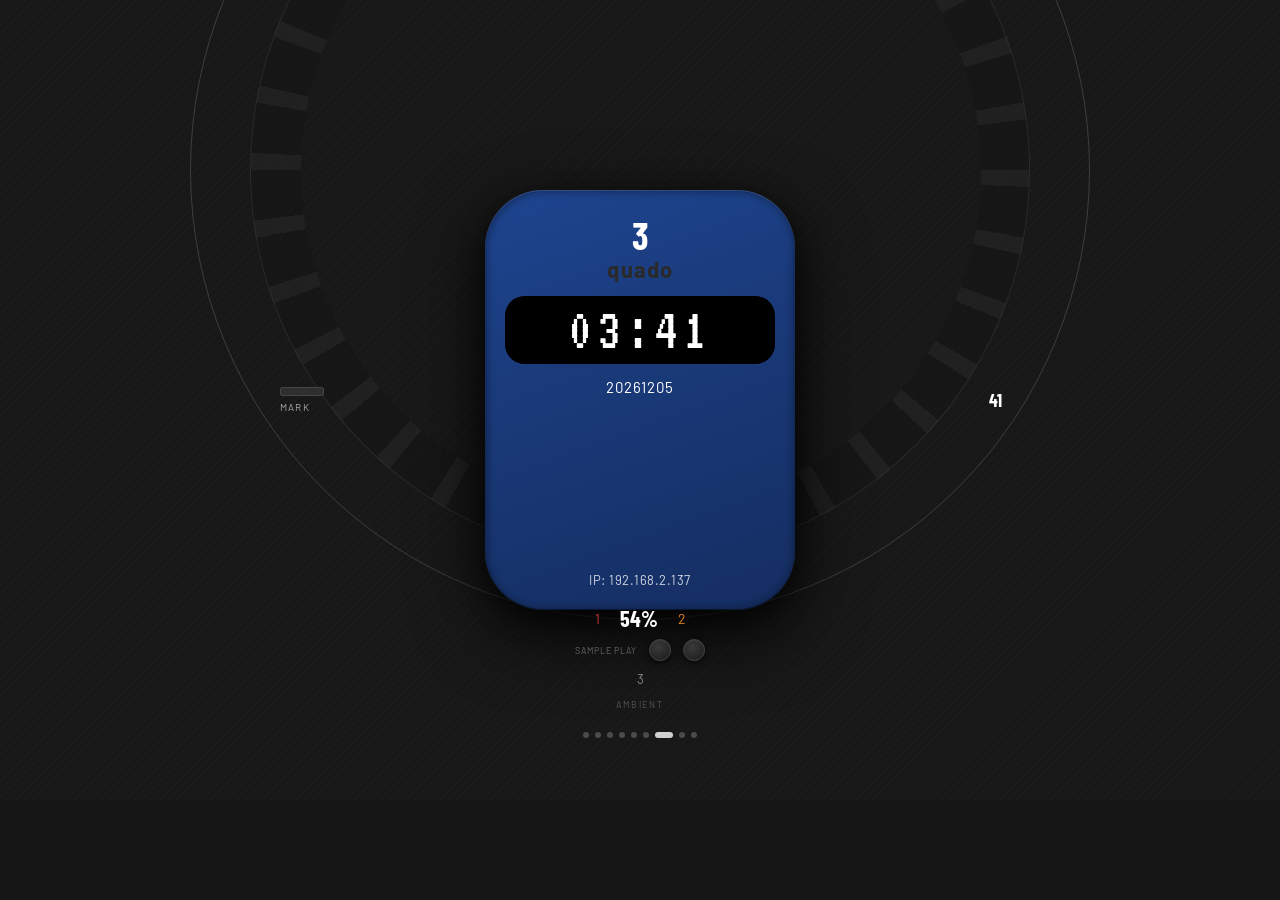
<file: v2-restore/design-06.html>
<!DOCTYPE html>
<html lang="en">
<head>
  <meta charset="UTF-8" />
  <meta name="viewport" content="width=1280" />
  <title>Design 06 · 蓝色表身</title>

  <link rel="stylesheet" href="styles/common.css" />

  <!--
    字体说明：
    · VT323 / Share Tech Mono → LCD 数字时间 [待确认字体]
      原稿中的 "12:16" 使用 7 段式 LCD 显示字体，VT323 作为近似
    · Barlow Condensed 700    → "12" 小时标记、数字 [待确认字体]
    · Barlow 400/700          → "quado" 品牌名、辅助文字
  -->
  <link rel="preconnect" href="https://fonts.googleapis.com" />
  <link rel="preconnect" href="https://fonts.gstatic.com" crossorigin />
  <link href="https://fonts.googleapis.com/css2?family=Barlow+Condensed:wght@700&family=Barlow:wght@400;700&family=VT323&family=Share+Tech+Mono&display=swap" rel="stylesheet" />

  <style>
    /* ── 背景：极深碳纤维纹理 ── */
    /* [取色估值] #1e1e1e 底，细斜纹织物纹理 */
    /* [待替换为真实背景图] */
    body {
      background-color: #181818;
      background-image:
        repeating-linear-gradient(
          135deg,
          rgba(255,255,255,0.015) 0px,
          rgba(255,255,255,0.015) 1px,
          transparent 1px,
          transparent 6px
        );
    }

    .clock-stage {
      position: relative;
      width: 1280px;
      height: 800px;
      display: flex;
      align-items: center;
      justify-content: center;
      overflow: hidden;
    }

    /* ── 背景大圆弧（表冠/表圈轮廓，极淡） ── */
    /*
      原稿顶部有一个超大圆的弧线部分从屏幕顶部延伸进来
      [取色估值] 白色 20% 透明度细线
    */
    .bg-arc {
      position: absolute;
      width: 900px;
      height: 900px;
      border-radius: 50%;
      top: -280px;
      left: 50%;
      transform: translateX(-50%);
      border: 1.5px solid rgba(255,255,255,0.16);
      pointer-events: none;
    }

    /* 背景大圆内部的锯齿/纹理环（模拟仪表盘外圈） */
    .bg-knob-ring {
      position: absolute;
      width: 780px;
      height: 780px;
      border-radius: 50%;
      top: -220px;
      left: 50%;
      transform: translateX(-50%);
      /* 锯齿纹理用 repeating-conic-gradient 模拟 */
      background:
        repeating-conic-gradient(
          rgba(40,40,40,0.5) 0deg 2.5deg,
          rgba(20,20,20,0.5) 2.5deg 10deg
        );
      border: 1px solid rgba(60,60,60,0.5);
      pointer-events: none;
      overflow: hidden;
    }

    /* 锯齿环中心镂空 */
    .bg-knob-ring::after {
      content: '';
      position: absolute;
      width: 680px;
      height: 680px;
      border-radius: 50%;
      top: 50px;
      left: 50px;
      background: #181818;
      background-image: repeating-linear-gradient(
        135deg,
        rgba(255,255,255,0.015) 0px,
        rgba(255,255,255,0.015) 1px,
        transparent 1px,
        transparent 6px
      );
    }

    /* ── 左侧 MARK 文字和槽口 ── */
    /* [取色估值] 小白字，含矩形槽 */
    .mark-label {
      position: absolute;
      left: 280px;
      top: 50%;
      transform: translateY(-50%);
      z-index: 4;
    }

    .mark-slot {
      width: 44px;
      height: 9px;
      background: rgba(50,50,50,0.9);
      border-radius: 2px;
      border: 1px solid #444;
      margin-bottom: 5px;
    }

    .mark-text {
      font-family: 'Barlow', sans-serif;
      font-size: 10px;
      color: #aaaaaa;
      letter-spacing: 0.12em;
      text-transform: uppercase;
    }

    /* ── 右侧分钟标记 "16" ── */
    .minute-marker {
      position: absolute;
      right: 278px;
      top: 50%;
      transform: translateY(-50%);
      font-family: 'Barlow Condensed', sans-serif;
      font-weight: 700;
      font-size: 18px;
      color: #ffffff;
      z-index: 4;
    }

    /* ── 主卡片（蓝色圆角矩形表身） ── */
    /*
      [取色估值] 深海军蓝 #1a3a6e → #1e4080
      大圆角（约 50-60px），模拟 Apple Watch 表面
    */
    .watch-card {
      position: relative;
      width: 310px;
      height: 420px;
      border-radius: 58px;
      background: linear-gradient(160deg,
        #1e4590 0%,
        #1a3a7a 40%,
        #152e62 100%
      );
      box-shadow:
        0 24px 70px rgba(0,0,0,0.88),
        0 8px 24px rgba(0,0,0,0.55),
        inset 0 1px 0 rgba(255,255,255,0.12),
        inset 0 -1px 0 rgba(0,0,0,0.4),
        /* 内侧边缘深度阴影 */
        inset 2px 2px 8px rgba(0,0,0,0.3),
        inset -2px -2px 8px rgba(0,0,0,0.2);
      display: flex;
      flex-direction: column;
      align-items: center;
      padding: 26px 20px 22px;
      z-index: 2;
    }

    /* ── 卡片内容 ── */

    /* "12" 小时标记（12点方向） */
    .card-hour-top {
      font-family: 'Barlow Condensed', sans-serif;
      font-weight: 700;
      font-size: 38px;
      color: #ffffff;
      line-height: 1;
      align-self: center;
      margin-bottom: 2px;
    }

    /* "quado" 品牌名 */
    /* [待确认] 品牌名是否为 "quado" 还是其他 */
    .card-brand {
      font-family: 'Barlow', sans-serif;
      font-weight: 700;
      font-size: 22px;
      color: #2a2a2a;  /* 原稿中接近卡片背景的深色，低对比度 */
      letter-spacing: 0.04em;
      margin-bottom: 14px;
    }

    /* LCD 时间显示槽（黑色圆角横条） */
    .lcd-slot {
      width: 270px;
      height: 68px;
      border-radius: 20px;
      background: #000000;
      display: flex;
      align-items: center;
      justify-content: center;
      box-shadow:
        inset 0 3px 12px rgba(0,0,0,0.9),
        inset 0 1px 0 rgba(255,255,255,0.02);
      margin-bottom: 14px;
    }

    .lcd-time {
      font-family: 'VT323', monospace;  /* [待确认字体] 7段 LCD 风格 */
      font-size: 60px;
      color: #ffffff;
      letter-spacing: 0.08em;
      line-height: 1;
    }

    /* 日期（YYYYMMDD 格式） */
    .card-date {
      font-family: 'Barlow', sans-serif;
      font-size: 15px;
      font-weight: 400;
      color: #ffffff;
      letter-spacing: 0.06em;
      margin-bottom: 6px;
    }

    /* 分隔空白 */
    .card-spacer { flex: 1; }

    /* IP 地址 */
    .card-ip {
      font-family: 'Barlow', sans-serif;
      font-size: 13px;
      font-weight: 400;
      color: #ffffff;
      opacity: 0.8;
      letter-spacing: 0.04em;
    }

    /* ── 卡片下方区域 ── */
    .below-card {
      position: absolute;
      bottom: 90px;
      left: 50%;
      transform: translateX(-50%);
      display: flex;
      flex-direction: column;
      align-items: center;
      gap: 8px;
      z-index: 3;
    }

    /* 电量百分比行（"1" 红 + "54%" 白 + "2" 橙） */
    .battery-row {
      display: flex;
      align-items: center;
      gap: 20px;
    }

    .bat-mark-1 { font-family: 'Barlow', sans-serif; font-size: 14px; color: #cc3333; }
    .bat-pct    { font-family: 'Barlow Condensed', sans-serif; font-weight: 700; font-size: 22px; color: #ffffff; }
    .bat-mark-2 { font-family: 'Barlow', sans-serif; font-size: 14px; color: #e08020; }

    /* 控制按钮行 */
    .control-row {
      display: flex;
      align-items: center;
      gap: 12px;
    }

    .ctrl-btn {
      width: 22px;
      height: 22px;
      border-radius: 50%;
      background: radial-gradient(circle at 40% 35%, #3a3a3a, #1a1a1a);
      border: 1px solid #444;
      box-shadow: 0 2px 6px rgba(0,0,0,0.7), inset 0 1px 0 rgba(255,255,255,0.07);
    }

    .ctrl-label {
      font-family: 'Barlow', sans-serif;
      font-size: 9px;
      color: #666666;
      letter-spacing: 0.10em;
      text-transform: uppercase;
    }

    /* "3" 标记 */
    .ctrl-3 {
      font-family: 'Barlow', sans-serif;
      font-size: 13px;
      color: #888888;
      margin-top: 2px;
    }

    /* AMBIENT 文字 */
    .ambient-label {
      font-family: 'Barlow', sans-serif;
      font-size: 9px;
      font-weight: 400;
      letter-spacing: 0.20em;
      color: #555555;
      text-transform: uppercase;
      margin-top: 4px;
    }

    /* ── 分页指示点 ── */
    .page-dots {
      position: absolute;
      bottom: 62px;
      left: 50%;
      transform: translateX(-50%);
      display: flex;
      gap: 6px;
      z-index: 3;
    }

    .page-dots span {
      display: block;
      width: 6px;
      height: 6px;
      border-radius: 50%;
      background: rgba(255,255,255,0.22);
    }

    .page-dots span.active {
      background: rgba(255,255,255,0.80);
      width: 18px;
      border-radius: 3px;
    }
  </style>
</head>

<body>
  <div class="clock-stage">

    <!-- 背景大圆弧（仪表盘轮廓） -->
    <div class="bg-knob-ring"></div>
    <div class="bg-arc"></div>

    <!-- 左侧 MARK 标签 -->
    <div class="mark-label">
      <div class="mark-slot"></div>
      <div class="mark-text">MARK</div>
    </div>

    <!-- 右侧分钟标记 -->
    <div class="minute-marker" id="d06-marker-min">16</div>

    <!-- 主蓝色卡片 -->
    <div class="watch-card">
      <!-- 12点方向小时数字 -->
      <div class="card-hour-top" id="d06-hour-top">12</div>
      <!-- 品牌名 -->
      <div class="card-brand">quado</div><!-- [待确认] 品牌名 -->
      <!-- LCD 时间槽 -->
      <div class="lcd-slot">
        <span class="lcd-time" id="d06-lcd-time">12:16</span>
      </div>
      <!-- 日期 (YYYYMMDD) -->
      <div class="card-date" id="d06-date">20240429</div>
      <!-- 空白撑开 -->
      <div class="card-spacer"></div>
      <!-- IP 地址 [待确认] 是否需要真实 IP -->
      <div class="card-ip">IP: 192.168.2.137</div>
    </div>

    <!-- 卡片下方控制区 -->
    <div class="below-card">
      <!-- 电量行 -->
      <div class="battery-row">
        <span class="bat-mark-1">1</span>
        <span class="bat-pct" id="d06-battery">54%</span>
        <span class="bat-mark-2">2</span>
      </div>
      <!-- 控制按钮 -->
      <div class="control-row">
        <span class="ctrl-label">Sample Play</span>
        <div class="ctrl-btn"></div>
        <div class="ctrl-btn"></div>
      </div>
      <div class="ctrl-3">3</div>
      <div class="ambient-label">AMBIENT</div>
    </div>

    <!-- 分页指示点 -->
    <div class="page-dots">
      <span></span><span></span><span></span><span></span>
      <span></span><span></span>
      <span class="active"></span>
      <span></span><span></span>
    </div>

  </div><!-- /.clock-stage -->

  <script src="scripts/common.js"></script>
  <script>
    /**
     * design-06 更新逻辑
     * · 卡片内 LCD 时间 → HH:MM（12h 制）
     * · 12点方向小时数字 → 12h 小时
     * · 右侧分钟标记 → 当前分钟
     * · 日期 → YYYYMMDD 格式
     */
    function update() {
      var t   = getTime();
      var h   = t.hours;
      var m   = t.minutes;
      var now = t.now;
      var h12 = h % 12 || 12;

      var yyyy = now.getFullYear();
      var mm   = padZero(now.getMonth() + 1);
      var dd   = padZero(now.getDate());

      document.getElementById('d06-lcd-time').textContent  = padZero(h12) + ':' + padZero(m);
      document.getElementById('d06-hour-top').textContent  = h12;
      document.getElementById('d06-marker-min').textContent = padZero(m);
      document.getElementById('d06-date').textContent      = yyyy + mm + dd;
    }

    update();
    setInterval(update, 1000);
  </script>
</body>
</html>
</file>
<file: v1-demo/style.css>
/* CSS 变量定义 - 主题颜色 */
:root {
    /* 文字颜色 */
    --text-primary: #e8e8e8;
    --text-secondary: #a8a8a8;
    --text-muted: #505050;

    /* 高亮颜色 - 今天 */
    --today-bg: #ffffff;
    --today-text: #000000;

    /* 时间发光效果 */
    --time-glow: rgba(255, 255, 255, 0.15);
}

/* 全局样式 */
* {
    margin: 0;
    padding: 0;
    box-sizing: border-box;
}

body {
    font-family: 'SF Pro Display', -apple-system, BlinkMacSystemFont, 'Segoe UI', Roboto, sans-serif;
    height: 100vh;
    overflow: hidden;
    position: relative;
}

/* 深色渐变背景 - 模拟天空氛围 */
.background {
    position: fixed;
    top: 0;
    left: 0;
    width: 100%;
    height: 100%;
    background: linear-gradient(
        135deg,
        #0a0a12 0%,
        #0d0d18 20%,
        #121224 40%,
        #1a1a30 60%,
        #0f0f20 80%,
        #080810 100%
    );
    z-index: -1;
}

/* 增加暗角效果，增强沉浸感 */
.background::after {
    content: '';
    position: absolute;
    top: 0;
    left: 0;
    width: 100%;
    height: 100%;
    background: radial-gradient(
        ellipse at center,
        transparent 0%,
        transparent 50%,
        rgba(0, 0, 0, 0.4) 100%
    );
}

/* ===== 时间显示 - 核心 ===== */
.time-display {
    position: absolute;
    left: 45%;
    top: 50%;
    transform: translate(-50%, -50%);
    text-align: left;
    letter-spacing: -2px;
}

.time-main {
    font-size: 260px;
    font-weight: 700;
    color: #ffffff;
    text-shadow:
        0 0 40px var(--time-glow),
        0 0 80px rgba(255, 255, 255, 0.08),
        0 4px 20px rgba(0, 0, 0, 0.5);
    line-height: 1;
    display: flex;
    align-items: baseline;
}

#hours,
#minutes {
    font-family: 'SF Pro Display', -apple-system, BlinkMacSystemFont, 'Segoe UI', Roboto, sans-serif;
}

.colon {
    opacity: 0.9;
    margin: 0 16px;
}

.time-seconds {
    font-size: 48px;
    font-weight: 400;
    color: var(--text-secondary);
    margin-top: 20px;
    margin-left: 8px;
    letter-spacing: -2px;
    opacity: 0.6;
}

/* ===== 右下角信息区 ===== */
.corner-info {
    position: absolute;
    right: 48px;
    bottom: 48px;
    display: flex;
    flex-direction: column;
    gap: 32px;
    align-items: flex-end;
}

/* 日期和天气 */
.date-weather {
    text-align: right;
}

.date-text {
    font-size: 20px;
    color: var(--text-secondary);
    margin-bottom: 12px;
    letter-spacing: 1px;
    font-weight: 300;
}

.weather-row {
    display: flex;
    align-items: center;
    gap: 12px;
    font-size: 18px;
    color: var(--text-secondary);
    font-weight: 300;
}

.weather-icon {
    font-size: 24px;
    opacity: 0.9;
}

.temperature {
    font-size: 18px;
}

.location {
    font-size: 16px;
    opacity: 0.7;
}

/* 迷你月历 - 精简低调 */
.mini-calendar {
    width: 260px;
    padding: 20px;
    background: rgba(255, 255, 255, 0.03);
    border-radius: 8px;
    border: 1px solid rgba(255, 255, 255, 0.05);
    backdrop-filter: blur(10px);
}

.calendar-header {
    text-align: center;
    margin-bottom: 16px;
    font-size: 16px;
    color: var(--text-secondary);
    font-weight: 400;
}

.weekdays {
    display: flex;
    justify-content: space-between;
    margin-bottom: 8px;
    padding: 0 4px;
}

.weekdays span {
    font-size: 12px;
    color: var(--text-muted);
    width: 28px;
    text-align: center;
}

.days-grid {
    display: grid;
    grid-template-columns: repeat(7, 1fr);
    gap: 4px;
}

.day {
    width: 28px;
    height: 28px;
    display: flex;
    align-items: center;
    justify-content: center;
    font-size: 13px;
    color: var(--text-secondary);
    border-radius: 50%;
    transition: all 0.2s ease;
}

.other-month {
    color: var(--text-muted);
    opacity: 0.3;
}

.day.today {
    background-color: var(--today-bg);
    color: var(--today-text);
    font-weight: 600;
}

/* 目标分辨率优化 - 1280x800 */
@media (min-width: 1200px) and (min-height: 700px) {
    .time-main {
        font-size: 260px;
    }

    .time-display {
        left: 42%;
    }
}

/* 其他分辨率自适应 */
@media (max-width: 1200px), (max-height: 700px) {
    .time-main {
        font-size: 180px;
    }

    .time-seconds {
        font-size: 36px;
    }

    .time-display {
        left: 50%;
    }
}

@media (max-width: 900px) {
    .time-main {
        font-size: 140px;
    }

    .corner-info {
        right: 24px;
        bottom: 24px;
    }

    .mini-calendar {
        width: 220px;
    }
}
</file>
<file: style.css>
/* CSS 变量定义 - 主题颜色 */
:root {
    /* 文字颜色 */
    --text-primary: #e8e8e8;
    --text-secondary: #a8a8a8;
    --text-muted: #505050;

    /* 高亮颜色 - 今天 */
    --today-bg: #ffffff;
    --today-text: #000000;

    /* 时间发光效果 */
    --time-glow: rgba(255, 255, 255, 0.15);
}

/* 全局样式 */
* {
    margin: 0;
    padding: 0;
    box-sizing: border-box;
}

body {
    font-family: 'SF Pro Display', -apple-system, BlinkMacSystemFont, 'Segoe UI', Roboto, sans-serif;
    height: 100vh;
    overflow: hidden;
    position: relative;
}

/* 深色渐变背景 - 模拟天空氛围 */
.background {
    position: fixed;
    top: 0;
    left: 0;
    width: 100%;
    height: 100%;
    background: linear-gradient(
        135deg,
        #0a0a12 0%,
        #0d0d18 20%,
        #121224 40%,
        #1a1a30 60%,
        #0f0f20 80%,
        #080810 100%
    );
    z-index: -1;
}

/* 增加暗角效果，增强沉浸感 */
.background::after {
    content: '';
    position: absolute;
    top: 0;
    left: 0;
    width: 100%;
    height: 100%;
    background: radial-gradient(
        ellipse at center,
        transparent 0%,
        transparent 50%,
        rgba(0, 0, 0, 0.4) 100%
    );
}

/* ===== 时间显示 - 核心 ===== */
.time-display {
    position: absolute;
    left: 45%;
    top: 50%;
    transform: translate(-50%, -50%);
    text-align: left;
    letter-spacing: -2px;
}

.time-main {
    font-size: 260px;
    font-weight: 700;
    color: #ffffff;
    text-shadow:
        0 0 40px var(--time-glow),
        0 0 80px rgba(255, 255, 255, 0.08),
        0 4px 20px rgba(0, 0, 0, 0.5);
    line-height: 1;
    display: flex;
    align-items: baseline;
}

#hours,
#minutes {
    font-family: 'SF Pro Display', -apple-system, BlinkMacSystemFont, 'Segoe UI', Roboto, sans-serif;
}

.colon {
    opacity: 0.9;
    margin: 0 16px;
}

.time-seconds {
    font-size: 48px;
    font-weight: 400;
    color: var(--text-secondary);
    margin-top: 20px;
    margin-left: 8px;
    letter-spacing: -2px;
    opacity: 0.6;
}

/* ===== 右下角信息区 ===== */
.corner-info {
    position: absolute;
    right: 48px;
    bottom: 48px;
    display: flex;
    flex-direction: column;
    gap: 32px;
    align-items: flex-end;
}

/* 日期和天气 */
.date-weather {
    text-align: right;
}

.date-text {
    font-size: 20px;
    color: var(--text-secondary);
    margin-bottom: 12px;
    letter-spacing: 1px;
    font-weight: 300;
}

.weather-row {
    display: flex;
    align-items: center;
    gap: 12px;
    font-size: 18px;
    color: var(--text-secondary);
    font-weight: 300;
}

.weather-icon {
    font-size: 24px;
    opacity: 0.9;
}

.temperature {
    font-size: 18px;
}

.location {
    font-size: 16px;
    opacity: 0.7;
}

/* 迷你月历 - 精简低调 */
.mini-calendar {
    width: 260px;
    padding: 20px;
    background: rgba(255, 255, 255, 0.03);
    border-radius: 8px;
    border: 1px solid rgba(255, 255, 255, 0.05);
    backdrop-filter: blur(10px);
}

.calendar-header {
    text-align: center;
    margin-bottom: 16px;
    font-size: 16px;
    color: var(--text-secondary);
    font-weight: 400;
}

.weekdays {
    display: flex;
    justify-content: space-between;
    margin-bottom: 8px;
    padding: 0 4px;
}

.weekdays span {
    font-size: 12px;
    color: var(--text-muted);
    width: 28px;
    text-align: center;
}

.days-grid {
    display: grid;
    grid-template-columns: repeat(7, 1fr);
    gap: 4px;
}

.day {
    width: 28px;
    height: 28px;
    display: flex;
    align-items: center;
    justify-content: center;
    font-size: 13px;
    color: var(--text-secondary);
    border-radius: 50%;
    transition: all 0.2s ease;
}

.other-month {
    color: var(--text-muted);
    opacity: 0.3;
}

.day.today {
    background-color: var(--today-bg);
    color: var(--today-text);
    font-weight: 600;
}

/* 目标分辨率优化 - 1280x800 */
@media (min-width: 1200px) and (min-height: 700px) {
    .time-main {
        font-size: 260px;
    }

    .time-display {
        left: 42%;
    }
}

/* 其他分辨率自适应 */
@media (max-width: 1200px), (max-height: 700px) {
    .time-main {
        font-size: 180px;
    }

    .time-seconds {
        font-size: 36px;
    }

    .time-display {
        left: 50%;
    }
}

@media (max-width: 900px) {
    .time-main {
        font-size: 140px;
    }

    .corner-info {
        right: 24px;
        bottom: 24px;
    }

    .mini-calendar {
        width: 220px;
    }
}
</file>
<file: v2-restore/styles/common.css>
/* common.css — 全局基础样式，被所有 design-*.html 引用 */

*, *::before, *::after {
  box-sizing: border-box;
  margin: 0;
  padding: 0;
}

html, body {
  /* 固定 1280×800，不缩放不滚动 */
  width:    1280px;
  height:   800px;
  overflow: hidden;

  background: #161616;
  color: #ffffff;

  -webkit-font-smoothing: antialiased;
  -moz-osx-font-smoothing: grayscale;
  user-select: none;
}
</file>
<file: v2-restore/styles/design-01-svg.css>
/* design-01-svg.css
 * 阶段 6：直接使用设计师提供的 full SVG 做高保真还原。
 * 说明：SVG 画面源尺寸为 841 × 595（约 1.41:1）。
 */

body {
  background: #050505;
}

.svg-stage {
  width: 1280px;
  height: 800px;
  display: grid;
  place-items: center;
}

.svg-frame {
  width: 1131px;
  height: 800px;
  position: relative;
  overflow: hidden;
}

.svg-clock {
  width: 100%;
  height: 800px;
  object-fit: contain;
  display: block;
  clip-path: inset(0 2px 2px 0);
}

.live-time,
.live-date,
.live-marker,
.live-words {
  position: absolute;
  font-family: "Bebas Neue", "Arial Narrow", sans-serif;
  user-select: none;
  pointer-events: none;
}

.live-time {
  left: 50%;
  top: 300px;
  transform: translateX(-50%);
  display: flex;
  align-items: baseline;
  justify-content: center;
  gap: 2px;
  line-height: 1;
  text-shadow: 0 0 12px rgba(0, 0, 0, 0.55);
}

.live-hour,
.live-colon {
  color: #ffffff;
  font-size: 176px;
  letter-spacing: 0;
}

.live-minute {
  color: #ffe500;
  font-size: 176px;
  letter-spacing: -0.01em;
  margin-left: -6px;
}

.live-hour {
  margin-right: -6px;
}

.live-colon {
  margin: 0 -4px;
}

.live-date {
  left: 50%;
  top: 476px;
  transform: translateX(-50%);
  line-height: 0.72;
  text-align: center;
  text-shadow: 0 0 8px rgba(0, 0, 0, 0.55);
}

.live-year {
  color: #ffffff;
  font-size: 39px;
  margin-bottom: -6px;
}

.live-month {
  color: #111111;
  font-size: 72px;
  line-height: 0.82;
  margin-bottom: -12px;
}

.live-day {
  color: #ffffff;
  font-size: 27px;
  line-height: 0.9;
}

.live-marker {
  left: 538px;
  top: 407px;
  color: #ffffff;
  letter-spacing: 0.08em;
  text-shadow: 0 0 8px rgba(0, 0, 0, 0.7);
  transform: translate(-50%, -50%);
}

.live-marker-top {
  font-size: 56px;
}

.live-marker-right {
  font-size: 22px;
}

.live-marker-bottom {
  color: #b2b2b2;
  font-size: 19px;
}

.live-words {
  left: 50%;
  bottom: 80px;
  transform: translateX(-50%);
  font-size: 13px;
  color: #6a696a;
  letter-spacing: 0.16em;
  white-space: nowrap;
}
</file>
